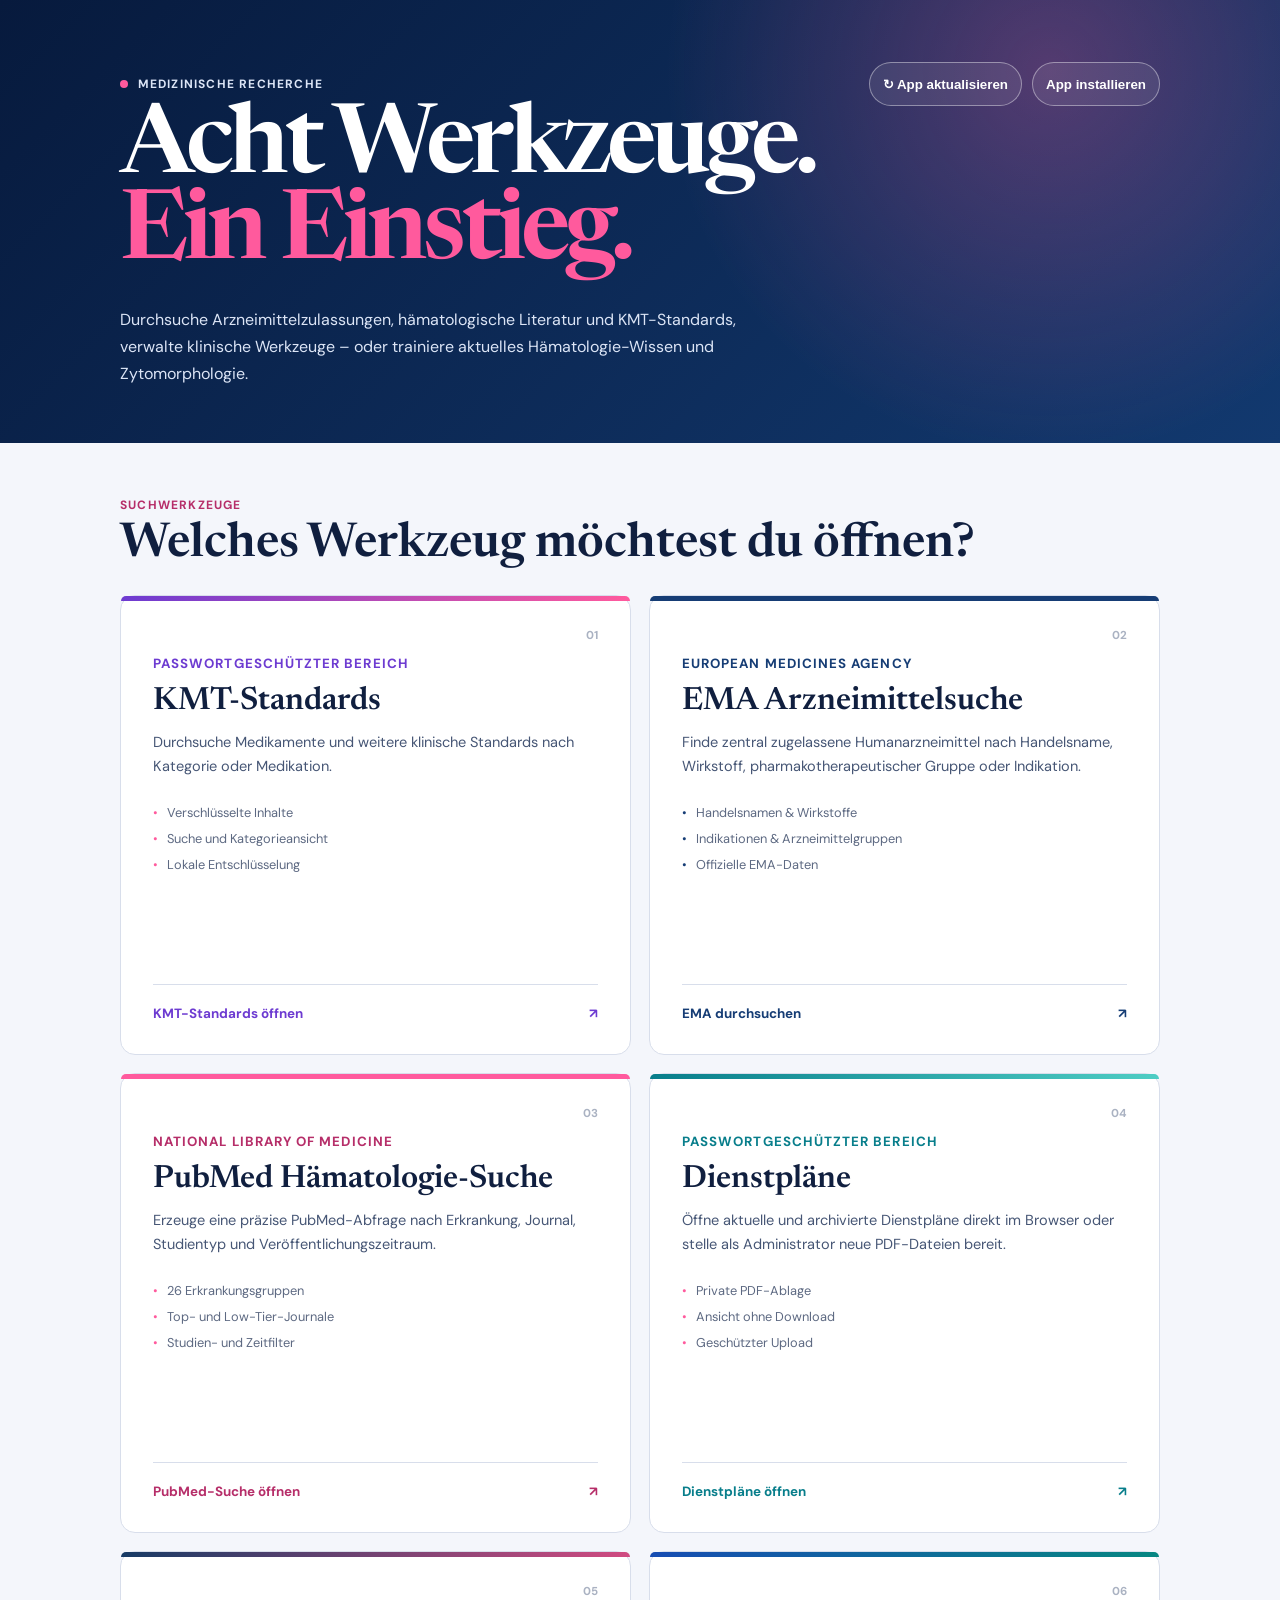
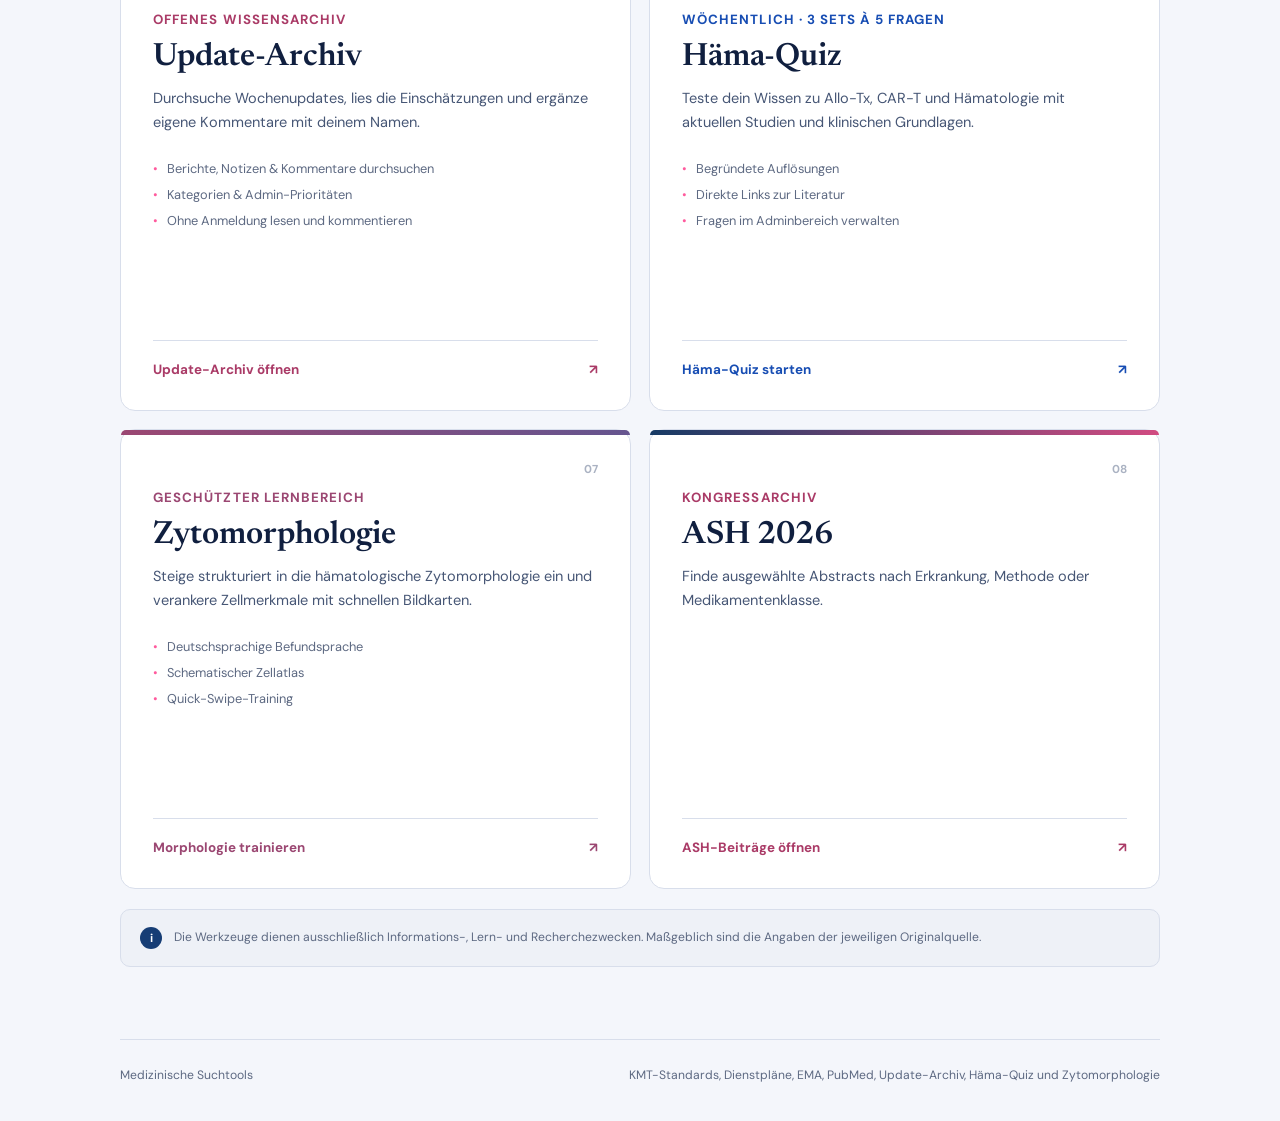
<file: index.html>
<!doctype html><html lang="de"><head><meta charset="utf-8"><meta name="viewport" content="width=device-width,initial-scale=1"><meta name="description" content="Zentraler Einstieg zu KMT-Standards, EMA, PubMed, Dienstplänen, Update-Archiv, Häma-Quiz und Zytomorphologie."><meta name="theme-color" content="#071a3d"><meta name="apple-mobile-web-app-capable" content="yes"><meta name="apple-mobile-web-app-status-bar-style" content="black-translucent"><meta name="apple-mobile-web-app-title" content="Suchtools"><title>Medizinische Suchtools</title><link rel="manifest" href="manifest.webmanifest"><link rel="apple-touch-icon" href="icons/apple-touch-icon.png"><link rel="preconnect" href="https://fonts.googleapis.com"><link rel="preconnect" href="https://fonts.gstatic.com" crossorigin><link href="https://fonts.googleapis.com/css2?family=DM+Sans:wght@400;500;600;700&family=Newsreader:opsz,wght@6..72,600&display=swap" rel="stylesheet"><link rel="stylesheet" href="styles.css"><script src="app.js?v=20261106" defer></script></head><body>
<header class="hero"><div class="wrap"><div class="topline"><p class="eyebrow">Medizinische Recherche</p><div class="app-actions"><button id="refresh-app" class="install" type="button" title="App-Dateien neu laden; Anmeldungen und Einstellungen bleiben erhalten">↻ App aktualisieren</button><button id="install-app" class="install" type="button">App installieren</button></div></div><p id="refresh-status" role="status" aria-live="polite"></p><h1>Acht Werkzeuge.<br><span>Ein Einstieg.</span></h1><p class="intro">Durchsuche Arzneimittelzulassungen, hämatologische Literatur und KMT-Standards, verwalte klinische Werkzeuge – oder trainiere aktuelles Hämatologie-Wissen und Zytomorphologie.</p></div></header>
<style>.grid{grid-template-columns:repeat(2,minmax(0,1fr))}.card.kmt:before{background:linear-gradient(90deg,#6d3bd1,#ff5a9d)}.card.kmt small,.card.kmt strong{color:#6d3bd1}.card.roster:before{background:linear-gradient(90deg,#087e8b,#4ecdc4)}.card.roster small,.card.roster strong{color:#087e8b}.card.quiz:before{background:linear-gradient(90deg,#174db3,#078782)}.card.quiz small,.card.quiz strong{color:#174db3}.card.morph:before{background:linear-gradient(90deg,#9b4772,#65558f)}.card.morph small,.card.morph strong{color:#9b4772}@media(max-width:760px){.grid{grid-template-columns:1fr}}</style>
<main class="wrap content"><section><p class="kicker">Suchwerkzeuge</p><h2>Welches Werkzeug möchtest du öffnen?</h2><div class="grid">
<a class="card kmt" href="https://jochim-uke.github.io/kmt-standards/"><span class="number">01</span><small>Passwortgeschützter Bereich</small><h3>KMT-Standards</h3><p>Durchsuche Medikamente und weitere klinische Standards nach Kategorie oder Medikation.</p><ul><li>Verschlüsselte Inhalte</li><li>Suche und Kategorieansicht</li><li>Lokale Entschlüsselung</li></ul><strong>KMT-Standards öffnen <span>↗</span></strong></a>
<a class="card ema" href="ema/"><span class="number">02</span><small>European Medicines Agency</small><h3>EMA Arzneimittelsuche</h3><p>Finde zentral zugelassene Humanarzneimittel nach Handelsname, Wirkstoff, pharmakotherapeutischer Gruppe oder Indikation.</p><ul><li>Handelsnamen &amp; Wirkstoffe</li><li>Indikationen &amp; Arzneimittelgruppen</li><li>Offizielle EMA-Daten</li></ul><strong>EMA durchsuchen <span>↗</span></strong></a>
<a class="card pubmed" href="pubmed/"><span class="number">03</span><small>National Library of Medicine</small><h3>PubMed Hämatologie-Suche</h3><p>Erzeuge eine präzise PubMed-Abfrage nach Erkrankung, Journal, Studientyp und Veröffentlichungszeitraum.</p><ul><li>26 Erkrankungsgruppen</li><li>Top- und Low-Tier-Journale</li><li>Studien- und Zeitfilter</li></ul><strong>PubMed-Suche öffnen <span>↗</span></strong></a>
<a class="card roster" href="dienstplan/"><span class="number">04</span><small>Passwortgeschützter Bereich</small><h3>Dienstpläne</h3><p>Öffne aktuelle und archivierte Dienstpläne direkt im Browser oder stelle als Administrator neue PDF-Dateien bereit.</p><ul><li>Private PDF-Ablage</li><li>Ansicht ohne Download</li><li>Geschützter Upload</li></ul><strong>Dienstpläne öffnen <span>↗</span></strong></a>
<a class="card archive" href="updates/"><span class="number">05</span><small>Offenes Wissensarchiv</small><h3>Update-Archiv</h3><p>Durchsuche Wochenupdates, lies die Einschätzungen und ergänze eigene Kommentare mit deinem Namen.</p><ul><li>Berichte, Notizen &amp; Kommentare durchsuchen</li><li>Kategorien &amp; Admin-Prioritäten</li><li>Ohne Anmeldung lesen und kommentieren</li></ul><strong>Update-Archiv öffnen <span>↗</span></strong></a>
<a class="card quiz" href="haema-quiz/"><span class="number">06</span><small>Wöchentlich · 3 Sets à 5 Fragen</small><h3>Häma-Quiz</h3><p>Teste dein Wissen zu Allo-Tx, CAR-T und Hämatologie mit aktuellen Studien und klinischen Grundlagen.</p><ul><li>Begründete Auflösungen</li><li>Direkte Links zur Literatur</li><li>Fragen im Adminbereich verwalten</li></ul><strong>Häma-Quiz starten <span>↗</span></strong></a>
<a class="card morph" href="morphologie/"><span class="number">07</span><small>Geschützter Lernbereich</small><h3>Zytomorphologie</h3><p>Steige strukturiert in die hämatologische Zytomorphologie ein und verankere Zellmerkmale mit schnellen Bildkarten.</p><ul><li>Deutschsprachige Befundsprache</li><li>Schematischer Zellatlas</li><li>Quick-Swipe-Training</li></ul><strong>Morphologie trainieren <span>↗</span></strong></a>
<a class="card archive" href="ash-2026/"><span class="number">08</span><small>Kongressarchiv</small><h3>ASH 2026</h3><p>Finde ausgewählte Abstracts nach Erkrankung, Methode oder Medikamentenklasse.</p><strong>ASH-Beiträge öffnen <span>↗</span></strong></a>
</div></section><aside><b>i</b><p>Die Werkzeuge dienen ausschließlich Informations-, Lern- und Recherchezwecken. Maßgeblich sind die Angaben der jeweiligen Originalquelle.</p></aside></main>
<footer class="wrap"><p>Medizinische Suchtools</p><p>KMT-Standards, Dienstpläne, EMA, PubMed, Update-Archiv, Häma-Quiz und Zytomorphologie</p></footer><dialog id="install-dialog"><button id="close-install" class="close" type="button" aria-label="Schließen">×</button><h2>Als App installieren</h2><div id="install-instructions"></div></dialog></body></html>
</file>
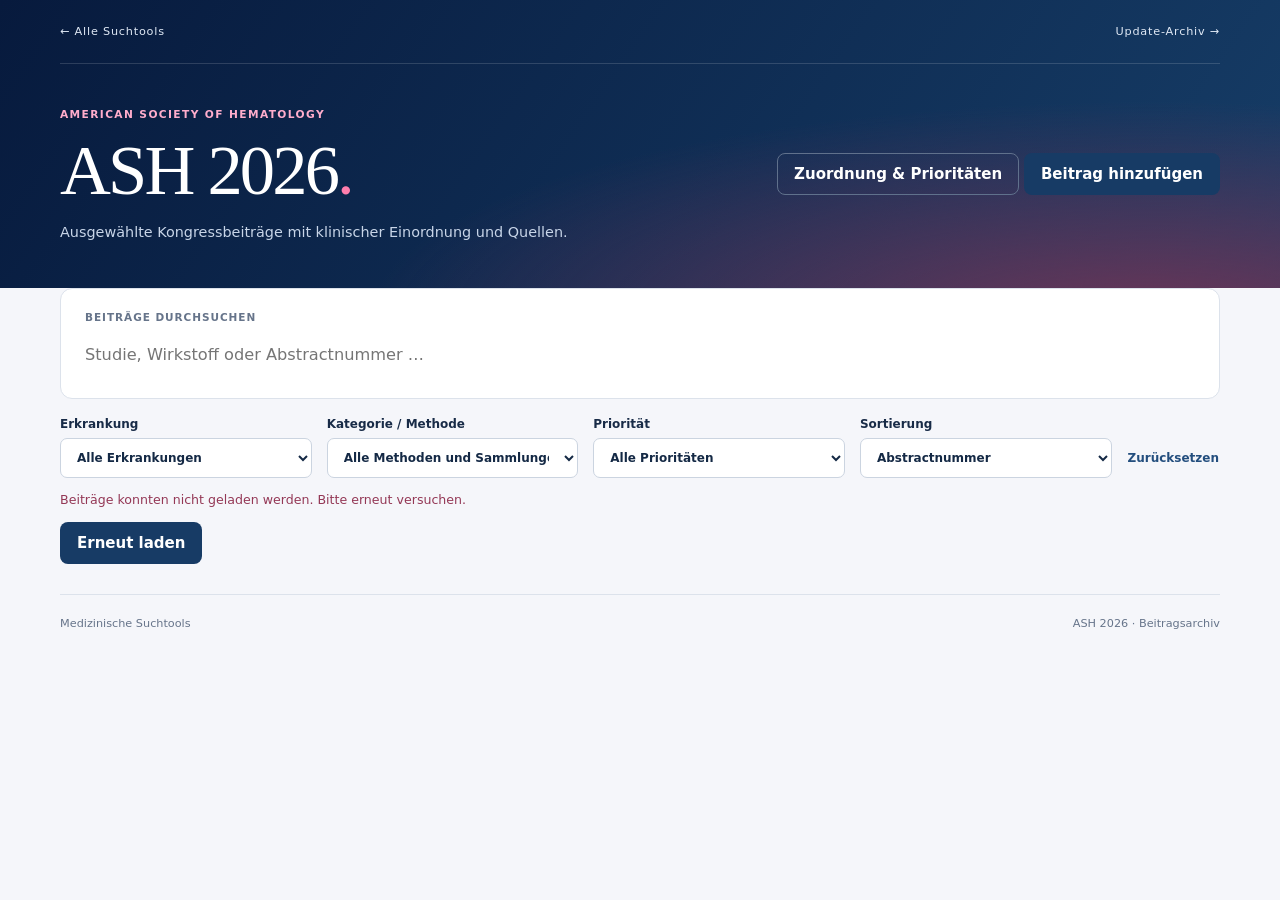
<file: ash-2026/index.html>
<!doctype html>
<html lang="de"><head><meta charset="utf-8"><meta name="viewport" content="width=device-width,initial-scale=1"><meta name="theme-color" content="#071a3d">
<title>ASH 2026 · Beitragsarchiv</title><link rel="stylesheet" href="../updates/styles.css">
<style>.ash-card{padding:1.1rem 1.25rem;background:white;border:1px solid var(--line);border-radius:12px}.ash-card h2{font-size:1.22rem;margin:.45rem 0}.ash-card p{line-height:1.55}.ash-card small{color:var(--muted)}.ash-card .tags{margin:.6rem 0}.ash-card .tag{white-space:normal}.filter-fields{display:flex;flex-wrap:wrap;gap:1rem;align-items:end}.filter-fields label{flex:1 1 13rem}dialog label{display:block;margin:.65rem 0}dialog input,dialog textarea{display:block;width:100%}.hero-row button{margin:.25rem 0}.results{margin-bottom:2rem}#feedback{color:#913a49}.ash-card{min-width:0;overflow-wrap:anywhere}.ash-card[data-priority="1"]{border-left:4px solid #e8bbc9}.ash-card[data-priority="2"]{border-left:4px solid #de8eaf}.ash-card[data-priority="3"]{border-left:4px solid #cc4279}.ash-card-heading{display:flex;justify-content:space-between;align-items:center;gap:12px;flex-wrap:wrap}.ash-priority{display:flex;align-items:center;gap:9px}.ash-priority .priority-caption{margin:0}.ash-priority .priority-control button{min-width:44px;min-height:44px}.ash-priority .priority-readonly{font-size:.78rem}.filter-fields{margin-top:18px}@media(max-width:720px){.filter-fields label{flex-basis:calc(50% - 1rem);min-width:0}.hero-row>div:last-child{margin-top:18px}}@media(max-width:390px){.filter-fields label{flex-basis:100%}}
.collection-tag{background:#e9eef7;color:#173b65;border:1px solid #cbd8e9}
.ash-collection{border-top:1px solid var(--line);margin-top:1rem;padding-top:.9rem}
.collection-switch{display:inline-flex;align-items:center;gap:10px;max-width:100%;min-height:44px;padding:8px 11px;border:1px solid #cbd4e0;background:#f5f7fa;color:var(--ink);font-size:.8rem;text-align:left}
.collection-switch[aria-checked="true"]{background:#edf3fc;border-color:#6f8fb8;color:#173b65}
.switch-label{min-width:0;overflow-wrap:anywhere}.switch-state{min-width:1.8rem;text-align:center;font-size:.75rem}
.switch-track{position:relative;display:block;flex:0 0 34px;height:20px;border-radius:12px;background:#8795a8}
.switch-track::after{content:"";position:absolute;left:3px;top:3px;width:14px;height:14px;border-radius:50%;background:white}
.collection-switch[aria-checked="true"] .switch-track{background:#173b65}
.collection-switch[aria-checked="true"] .switch-track::after{left:17px}
dialog label.collection-check{display:flex;flex-direction:row;align-items:center;gap:10px;margin:1rem 0}
dialog .collection-check input{flex:0 0 20px;width:20px;height:20px;margin:0}
@media(max-width:720px){dialog input,dialog textarea{font-size:16px}.collection-switch{width:100%}.switch-label{flex:1}}
</style>
<script type="module" src="app.js?v=20261118-collections"></script></head>
<body><header><div class="wrap"><nav><a href="../">← Alle Suchtools</a><a href="../updates/">Update-Archiv →</a></nav><div class="hero-row"><div><p class="eyebrow">American Society of Hematology</p><h1>ASH 2026<span>.</span></h1><p class="intro">Ausgewählte Kongressbeiträge mit klinischer Einordnung und Quellen.</p></div><div><button id="manage" class="ghost">Zuordnung &amp; Prioritäten</button> <button id="add">Beitrag hinzufügen</button> <button id="logout" class="ghost" hidden>Admin abmelden</button></div></div></div></header>
<main class="wrap"><section id="workspace"><div class="search-box"><label for="search">Beiträge durchsuchen</label><input id="search" type="search" placeholder="Studie, Wirkstoff oder Abstractnummer …"></div>
<div class="filters filter-fields"><label>Erkrankung<select id="diseases"><option value="">Alle Erkrankungen</option></select></label><label>Kategorie / Methode<select id="methods"><option value="">Alle Methoden und Sammlungen</option><optgroup label="Manuelle Sammlungen"><option value="collection:moderne-car-t-konstrukte">Moderne CAR T konstrukte</option></optgroup></select></label><label>Priorität<select id="priority"><option value="">Alle Prioritäten</option><option value="any">Nur priorisierte</option><option value="3">+++</option><option value="2">++</option><option value="1">+</option><option value="0">Ohne Priorität</option></select></label><label>Sortierung<select id="sort"><option value="number">Abstractnummer</option><option value="priority">Priorität: +++ zuerst</option></select></label><button id="reset" class="text-button">Zurücksetzen</button></div>
<p id="collection-feedback" role="status" aria-live="polite"></p><p id="priority-feedback" role="status" aria-live="polite"></p><p id="status" role="status">Beiträge werden geladen …</p><button id="retry" hidden>Erneut laden</button><div id="results" class="results"></div></section></main>
<dialog id="editor" aria-labelledby="editor-title"><div class="dialog-head"><h2 id="editor-title">Beitrag hinzufügen</h2><button id="close" class="icon-button" aria-label="Schließen">×</button></div>
<form id="login"><label>Admin-Passwort des Update-Archivs<input name="password" type="password" autocomplete="current-password" required></label><button>Anmelden</button></form>
<form id="form" hidden><label>Abstractnummer<input name="number" type="number" min="1" max="99999" required></label><label>Titel / Studie<input name="title" maxlength="500" required></label>
<label>Erkrankungen (mit Komma trennen)<input name="diseases" list="disease-options" required></label><datalist id="disease-options"></datalist><label>Methoden / Medikamentenklassen (mit Komma trennen)<input name="methods" list="method-options" required></label><datalist id="method-options"></datalist>
<label class="collection-check"><input name="collection" type="checkbox">Zur Sammlung „Moderne CAR T konstrukte“ hinzufügen</label>
<label>Zusammenfassung und klinische Einordnung<textarea name="summary" rows="5" maxlength="12000" required></textarea></label><label>Quelle (HTTPS)<input name="source" type="url" pattern="https://.+" required></label><button>Beitrag speichern</button></form><p id="feedback" role="status"></p></dialog>
<footer class="wrap">Medizinische Suchtools <span>ASH 2026 · Beitragsarchiv</span></footer></body></html>
</file>
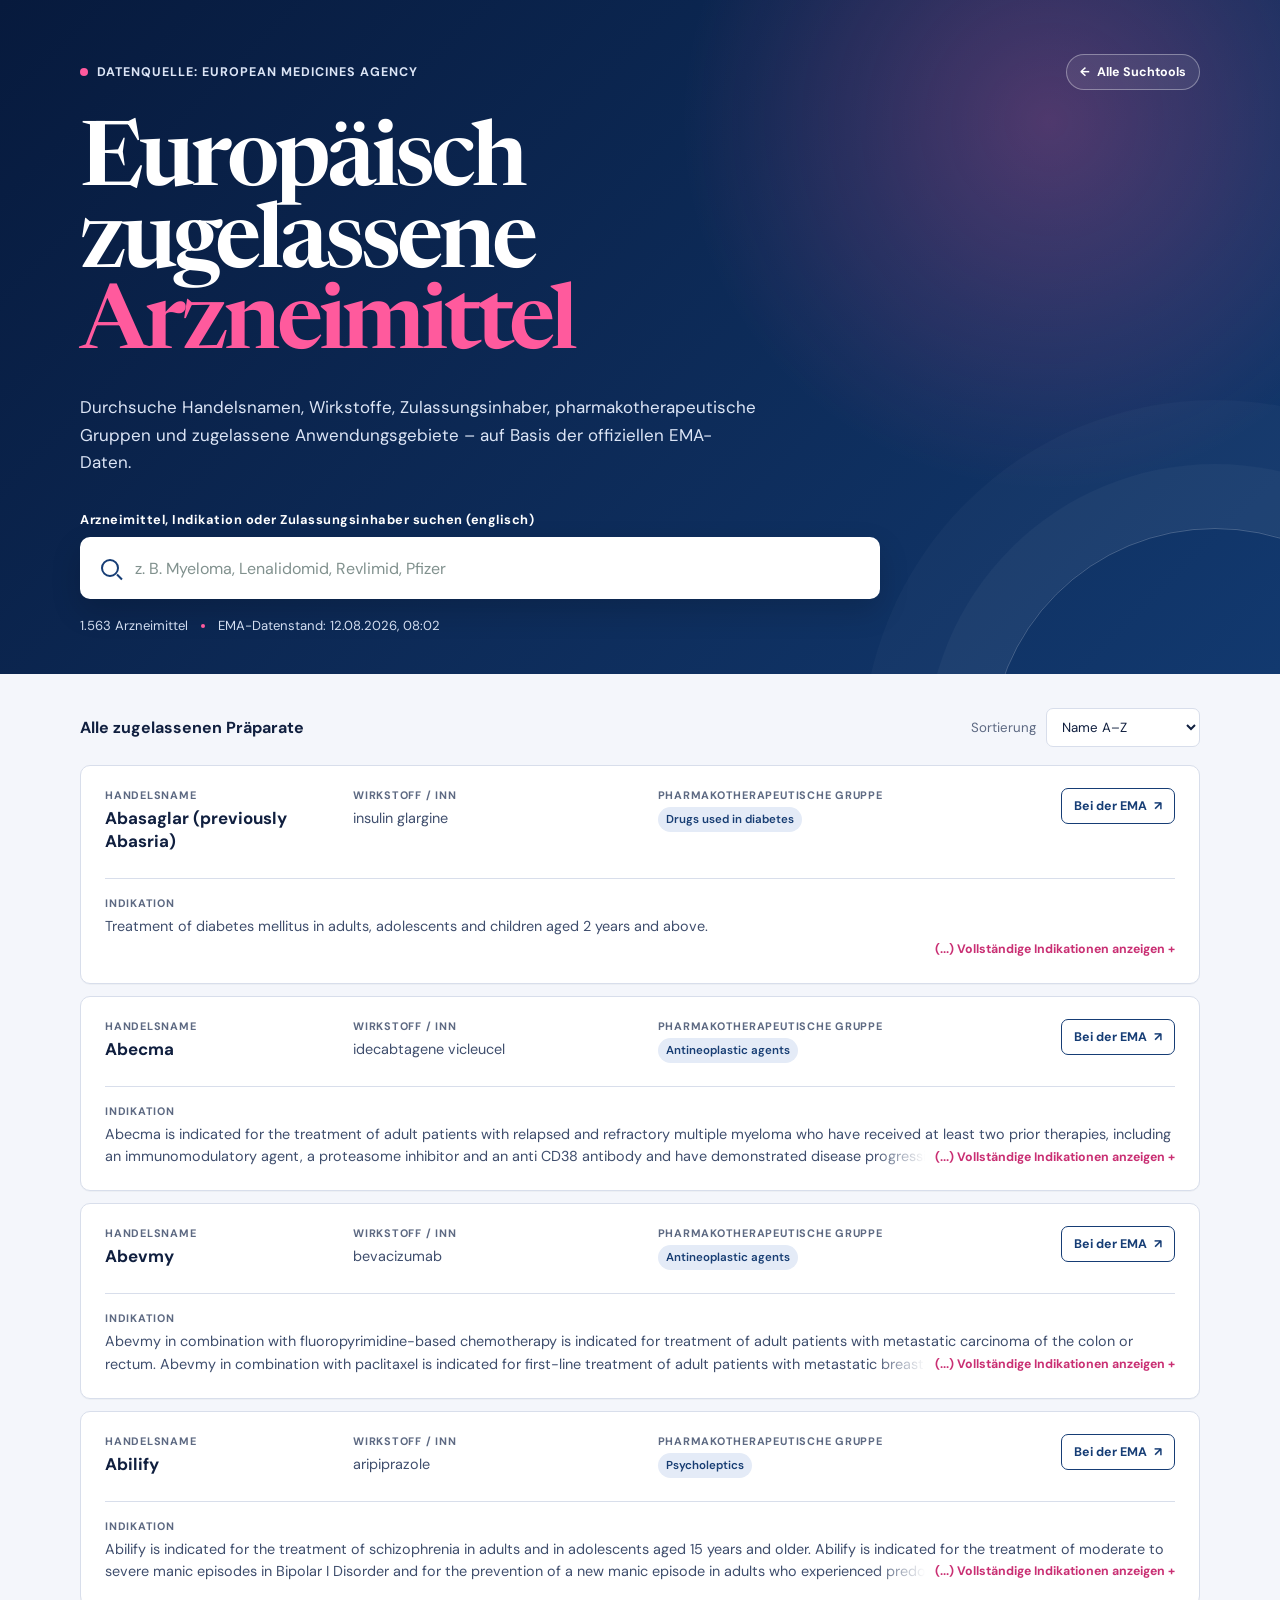
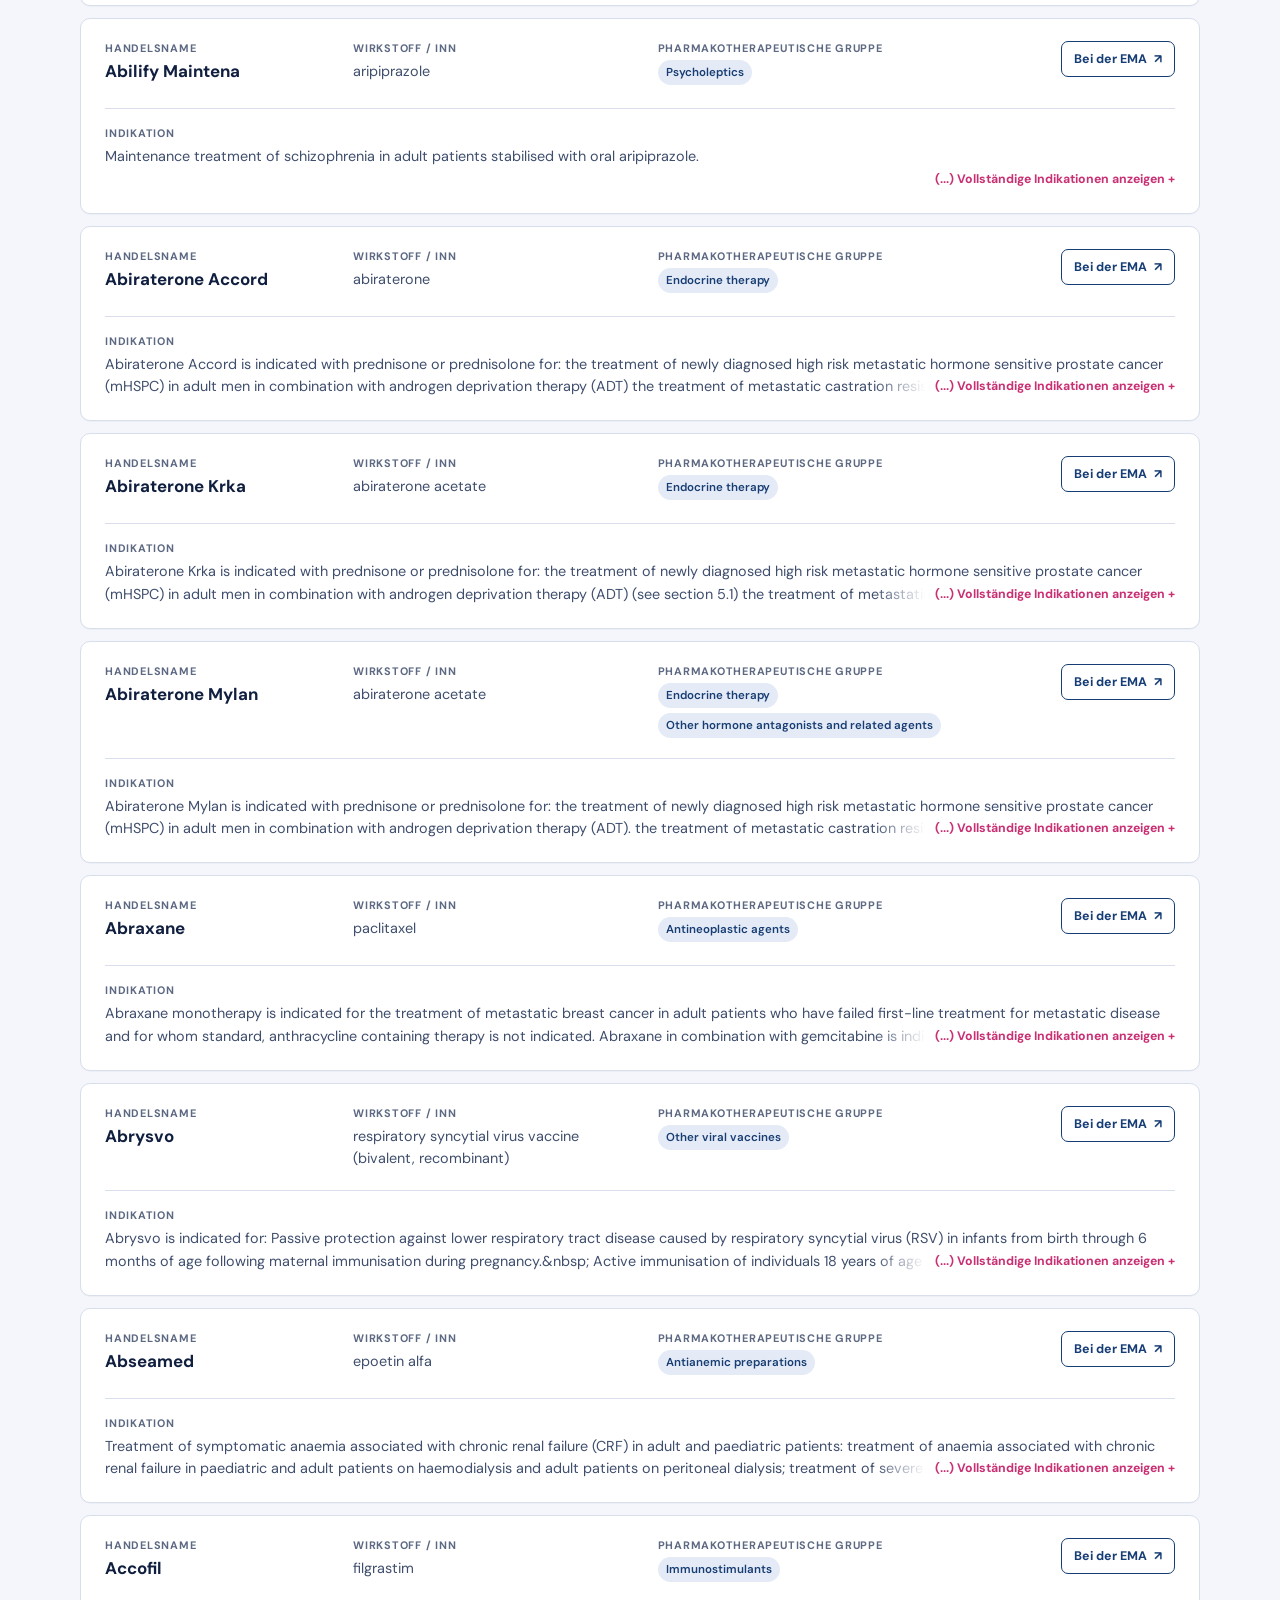
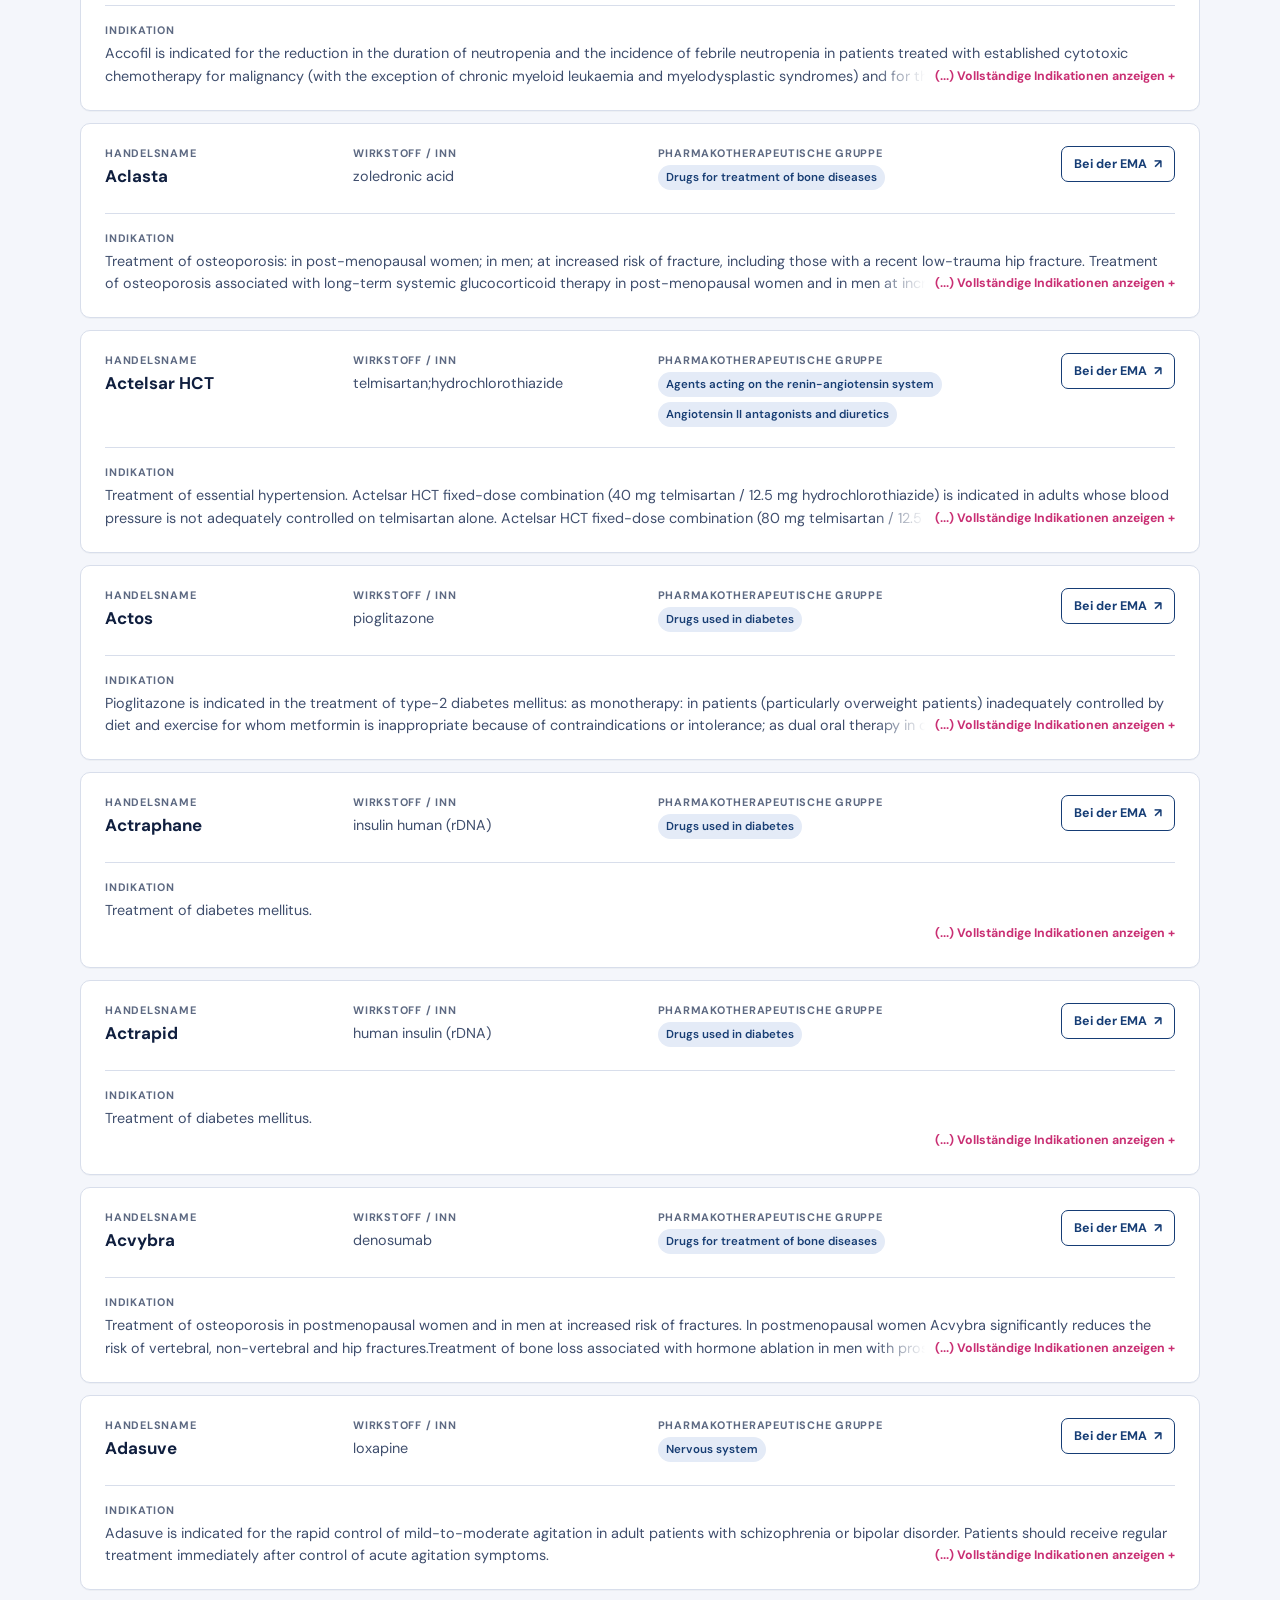
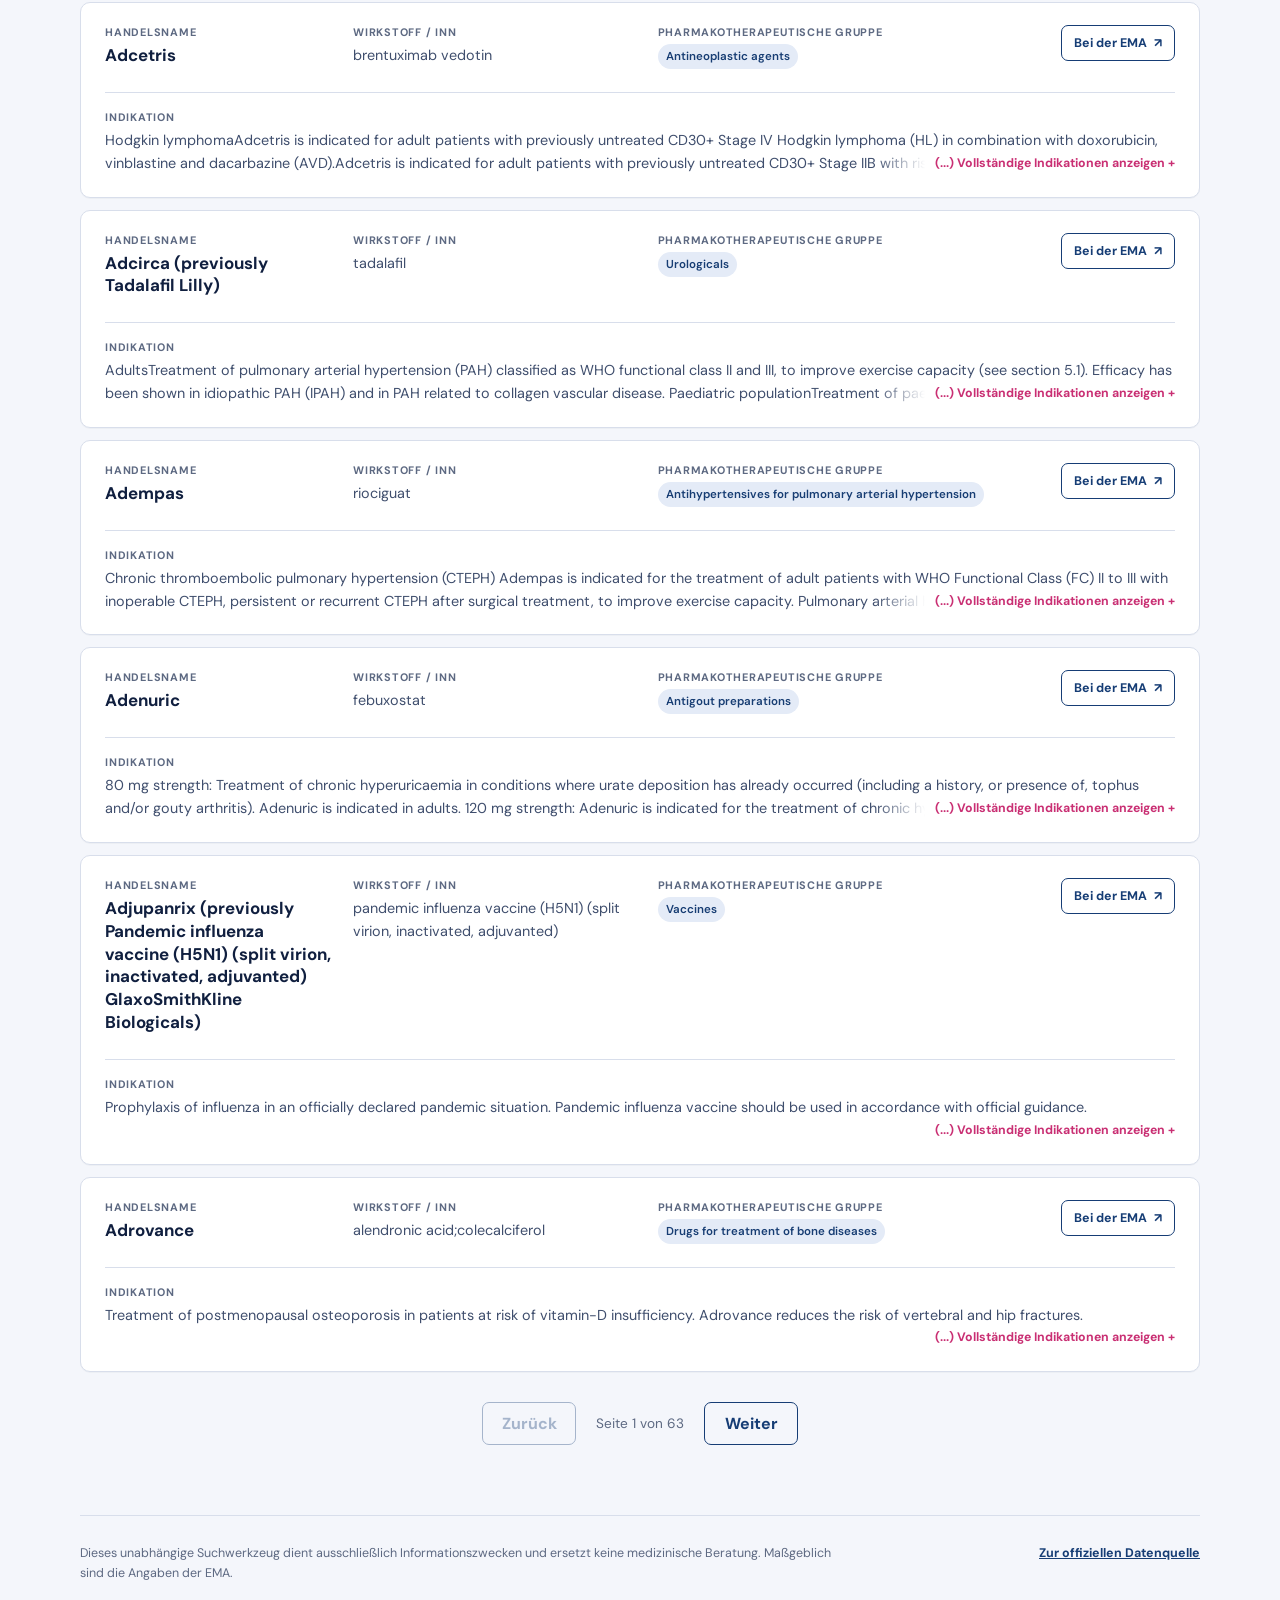
<file: ema/index.html>
<!doctype html>
<html lang="de">
  <head>
    <meta charset="utf-8" />
    <meta name="viewport" content="width=device-width, initial-scale=1" />
    <meta
      name="description"
      content="Schnelle Suche in den zentral zugelassenen Humanarzneimitteln der EMA."
    />
    <meta name="theme-color" content="#071a3d" />
    <meta name="application-name" content="EMA Arzneimittelsuche" />
    <meta name="apple-mobile-web-app-capable" content="yes" />
    <meta name="apple-mobile-web-app-status-bar-style" content="black-translucent" />
    <meta name="apple-mobile-web-app-title" content="EMA Suche" />
    <title>EMA Arzneimittelsuche</title>
    <link rel="manifest" href="manifest.webmanifest" />
    <link rel="icon" href="icons/icon.svg" type="image/svg+xml" />
    <link rel="apple-touch-icon" href="icons/apple-touch-icon.png" />
    <link rel="preconnect" href="https://fonts.googleapis.com" />
    <link rel="preconnect" href="https://fonts.gstatic.com" crossorigin />
    <link
      href="https://fonts.googleapis.com/css2?family=DM+Sans:wght@400;500;600;700&family=Newsreader:opsz,wght@6..72,600&display=swap"
      rel="stylesheet"
    />
    <link rel="stylesheet" href="styles.css?v=5" />
    <script type="module" src="app.js?v=5"></script>
  </head>
  <body>
    <header class="hero">
      <div class="hero__inner">
        <div class="hero__topline">
          <a class="eyebrow" href="https://www.ema.europa.eu/" target="_blank" rel="noreferrer">
            Datenquelle: European Medicines Agency
          </a>
          <a class="tool-home" href="https://jochim-uke.github.io/medical-search-tools/"><span aria-hidden="true">←</span> Alle Suchtools</a>
        </div>
        <h1>Europäisch zugelassene<br /><span>Arzneimittel</span></h1>
        <p class="intro">
          Durchsuche Handelsnamen, Wirkstoffe, Zulassungsinhaber, pharmakotherapeutische Gruppen
          und zugelassene Anwendungsgebiete – auf Basis der offiziellen EMA-Daten.
        </p>

        <form class="search" role="search" id="search-form">
          <label for="search-input">Arzneimittel, Indikation oder Zulassungsinhaber suchen (englisch)</label>
          <div class="search__control">
            <span class="search__icon" aria-hidden="true"></span>
            <input
              id="search-input"
              type="search"
              autocomplete="off"
              placeholder="z. B. Myeloma, Lenalidomid, Revlimid, Pfizer"
            />
            <button type="button" id="clear-search" hidden>Leeren</button>
          </div>
        </form>

        <div class="meta" aria-live="polite">
          <span id="result-count">Daten werden geladen …</span>
          <span class="meta__divider" aria-hidden="true"></span>
          <span id="data-date"></span>
        </div>
      </div>
    </header>

    <main class="content" id="main-content">
      <section class="toolbar" aria-label="Ergebnisoptionen">
        <p id="search-context">Alle zugelassenen Präparate</p>
        <label>
          Sortierung
          <select id="sort-select">
            <option value="name-asc">Name A–Z</option>
            <option value="name-desc">Name Z–A</option>
            <option value="inn-asc">Wirkstoff A–Z</option>
          </select>
        </label>
      </section>

      <section id="results" class="results" aria-live="polite" aria-busy="true"></section>
      <nav class="pagination" aria-label="Seitennavigation" id="pagination" hidden>
        <button type="button" id="previous-page">Zurück</button>
        <span id="page-info"></span>
        <button type="button" id="next-page">Weiter</button>
      </nav>

      <section class="empty" id="empty-state" hidden>
        <p class="empty__title">Keine passenden Arzneimittel gefunden.</p>
        <p>Versuche einen anderen Handelsnamen, Wirkstoff oder Suchbegriff.</p>
      </section>

      <section class="error" id="error-state" hidden>
        <p class="empty__title">Die Daten konnten nicht geladen werden.</p>
        <p>Bitte versuche es später erneut.</p>
      </section>
    </main>

    <div class="network-status" id="network-status" role="status" hidden>
      Offline – die zuletzt gespeicherten EMA-Daten werden verwendet.
    </div>

    <footer>
      <p>
        Dieses unabhängige Suchwerkzeug dient ausschließlich Informationszwecken
        und ersetzt keine medizinische Beratung. Maßgeblich sind die Angaben der EMA.
      </p>
      <a
        href="https://www.ema.europa.eu/en/about-us/about-website/download-website-data-json-data-format"
        target="_blank"
        rel="noreferrer"
      >Zur offiziellen Datenquelle</a>
    </footer>
  </body>
</html>
</file>
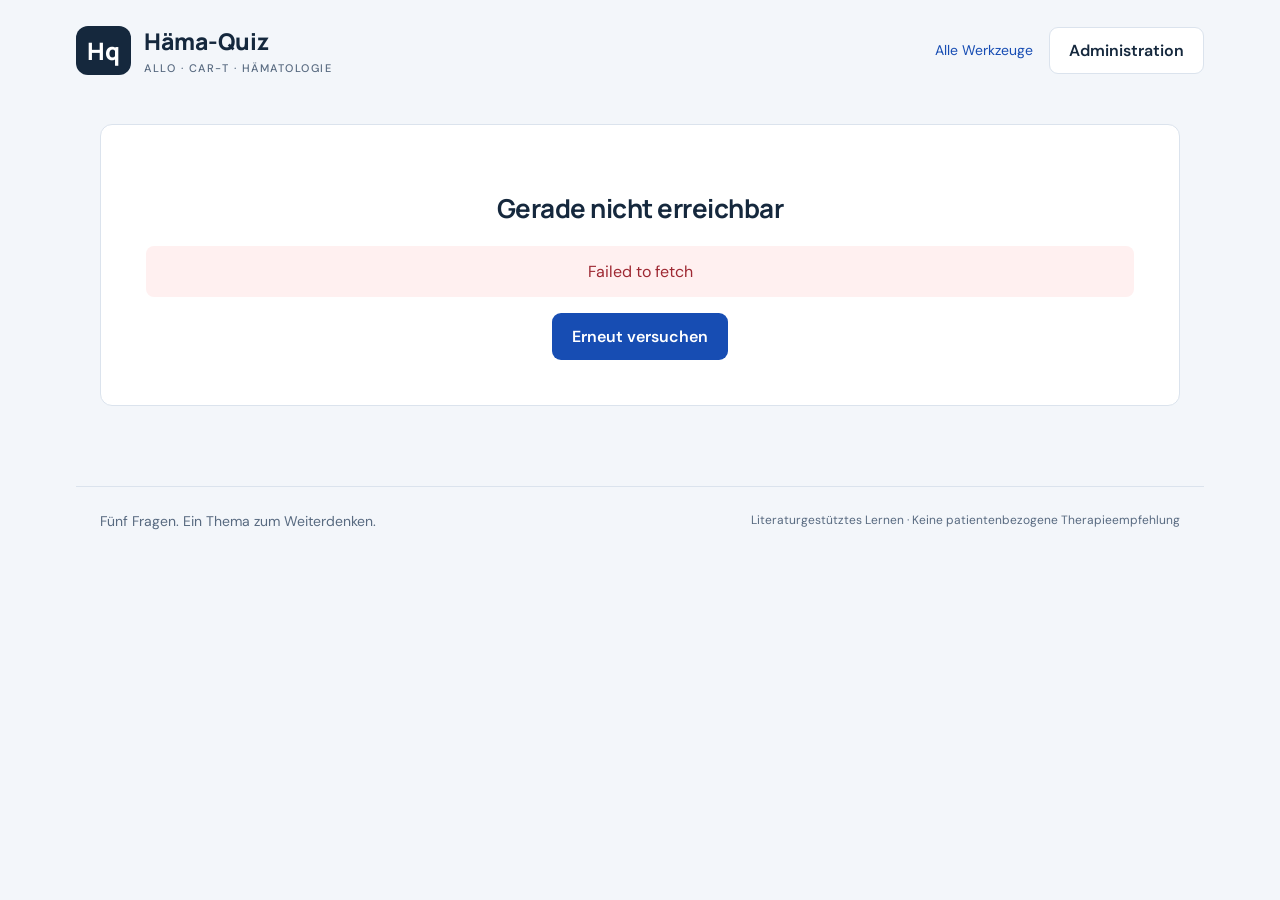
<file: haema-quiz/index.html>
<!doctype html><html lang="de"><head><meta charset="utf-8"><meta name="viewport" content="width=device-width,initial-scale=1"><title>Häma-Quiz</title><meta name="description" content="Wöchentliche Quizrunden zu Allo-HSCT, CAR-T und Hämatologie mit nachvollziehbaren Literaturbelegen."><link rel="stylesheet" href="style.css"></head><body><header><a class="brand" href="#"><span class="mark">Hq</span><span>Häma-Quiz<small>ALLO · CAR-T · HÄMATOLOGIE</small></span></a><nav aria-label="Werkzeuge"><a href="../" class="hub-link">Alle Werkzeuge</a> <button id="adminOpen" class="quiet">Administration</button></nav></header><main id="app" aria-live="polite"><p>Quizrunden werden geladen …</p></main><footer>Fünf Fragen. Ein Thema zum Weiterdenken.<span>Literaturgestütztes Lernen · Keine patientenbezogene Therapieempfehlung</span></footer><dialog id="loginDialog"><form id="loginForm"><h2>Administration</h2><p>Fragen verwalten und aus dem Quiz entfernen.</p><label for="password">Adminpasswort</label><input id="password" type="password" autocomplete="current-password" required maxlength="128"><p id="loginError" role="alert"></p><div class="actions"><button type="button" id="cancelLogin" class="quiet">Abbrechen</button><button type="submit">Anmelden</button></div></form></dialog><dialog id="deleteDialog"><h2>Frage löschen?</h2><p id="deleteText"></p><p>Die Frage verschwindet aus allen Quizrunden. Automatische Importe stellen sie nicht wieder her.</p><p id="deleteError" role="alert"></p><div class="actions"><button id="cancelDelete" class="quiet">Abbrechen</button><button id="confirmDelete" class="danger">Frage löschen</button></div></dialog><script src="app.js" defer></script></body></html>
</file>
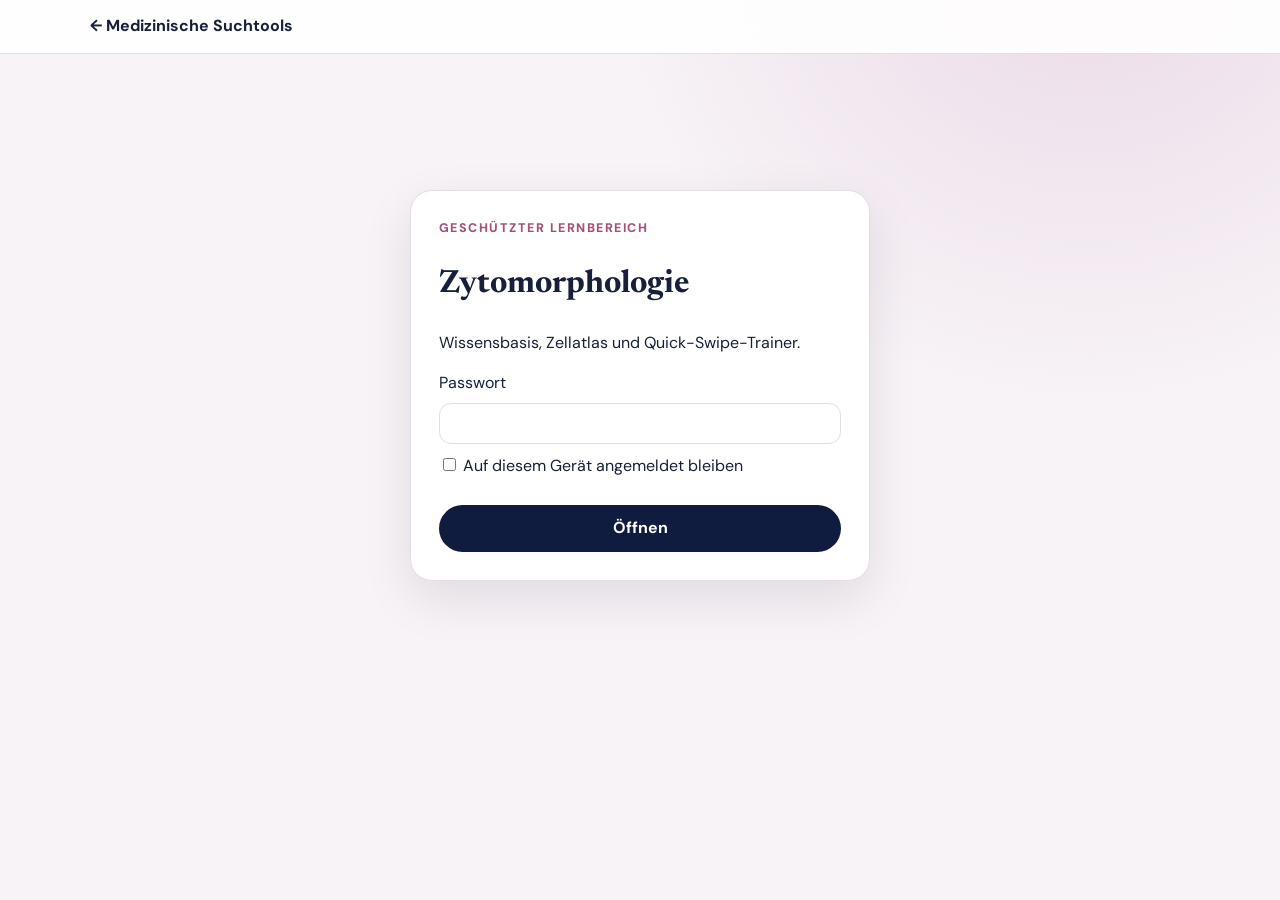
<file: morphologie/index.html>
<!doctype html><html lang="de"><head><meta charset="utf-8"><meta name="viewport" content="width=device-width,initial-scale=1"><meta name="theme-color" content="#101c3f"><title>Zytomorphologie · Hämatologie Trainer</title><link rel="preconnect" href="https://fonts.googleapis.com"><link rel="preconnect" href="https://fonts.gstatic.com" crossorigin><link href="https://fonts.googleapis.com/css2?family=DM+Sans:wght@400;500;600;700&family=Newsreader:opsz,wght@6..72,600&display=swap" rel="stylesheet"><link rel="stylesheet" href="style.css"><script src="app.js" defer></script></head><body><header class="topbar"><a class="brand" href="../">← Medizinische Suchtools</a><button id="logout" class="quiet" hidden>Abmelden</button></header><main id="app"></main></body></html>
</file>
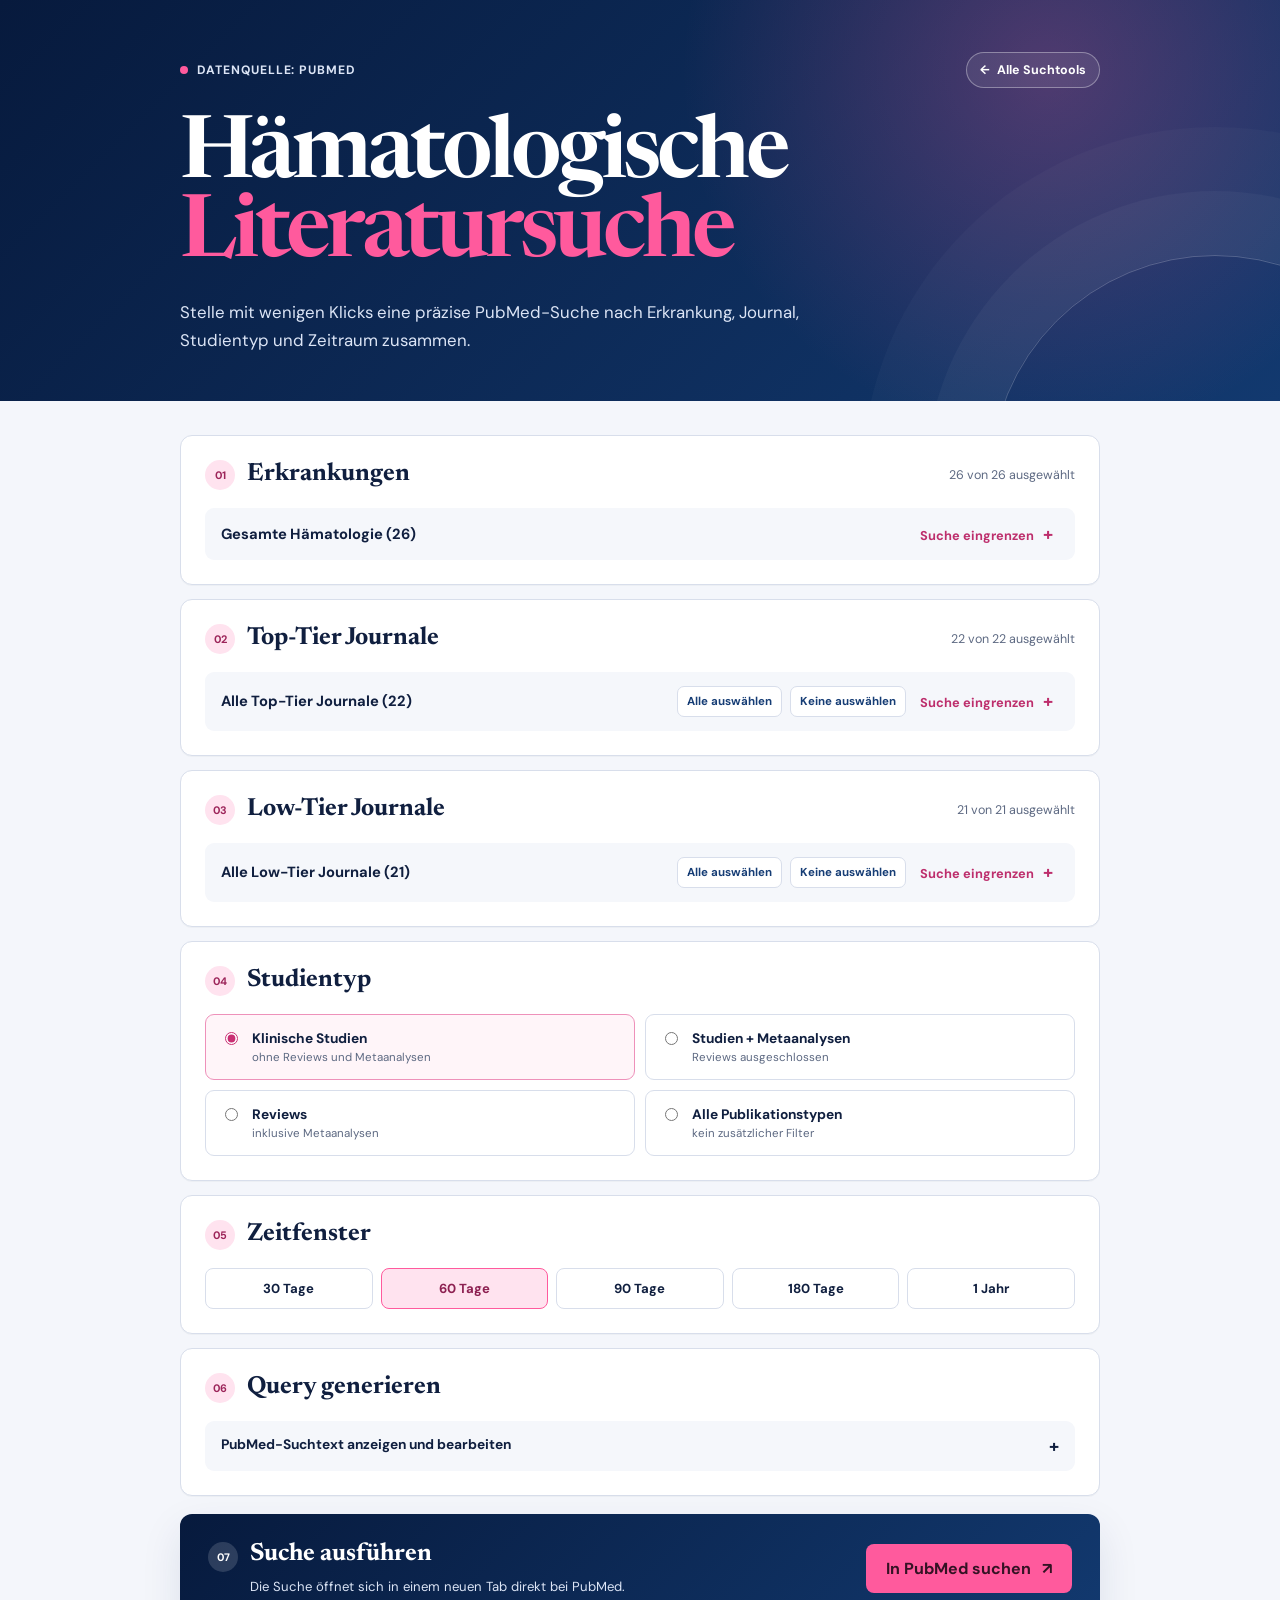
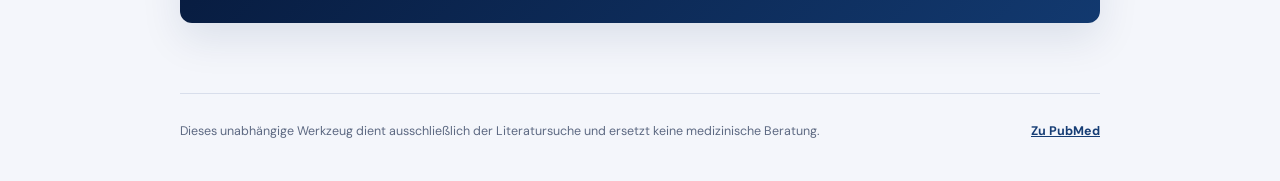
<file: pubmed/index.html>
<!doctype html>
<html lang="de">
  <head>
    <meta charset="utf-8" />
    <meta name="viewport" content="width=device-width, initial-scale=1" />
    <meta name="description" content="PubMed-Suche für aktuelle hämatologische Fachliteratur." />
    <meta name="theme-color" content="#071a3d" />
    <title>PubMed Hämatologie-Suche</title>
    <link rel="preconnect" href="https://fonts.googleapis.com" />
    <link rel="preconnect" href="https://fonts.gstatic.com" crossorigin />
    <link href="https://fonts.googleapis.com/css2?family=DM+Sans:wght@400;500;600;700&family=Newsreader:opsz,wght@6..72,600&display=swap" rel="stylesheet" />
    <link rel="stylesheet" href="styles.css" />
    <style>
      .hero__topline { display:flex; align-items:center; justify-content:space-between; gap:20px; margin-bottom:30px; }
      .hero__topline .eyebrow { margin-bottom:0; }
      .tool-home { display:inline-flex; align-items:center; gap:7px; padding:9px 13px; border:1px solid rgba(255,255,255,.35); border-radius:999px; color:#fff; background:rgba(255,255,255,.08); font-size:.78rem; font-weight:700; text-decoration:none; }
      .tool-home:hover { border-color:var(--pink); background:rgba(255,90,157,.16); }
      .selection-actions,.quick-actions { display:flex; align-items:center; gap:8px; }
      .quick-actions button { padding:7px 9px; border:1px solid var(--line); border-radius:7px; color:var(--blue); background:#fff; font-size:.72rem; font-weight:700; }
      .quick-actions button:hover { border-color:#ee91ba; background:#fff5f9; }
      @media(max-width:700px) { .selection-actions { align-items:flex-end; flex-direction:column; } }
      @media(max-width:480px) { .hero__topline { align-items:flex-start; flex-direction:column; gap:16px; margin-bottom:25px; } }
      @media(max-width:480px) { .selection-actions { width:100%; align-items:flex-start; } .quick-actions { width:100%; } .quick-actions button { flex:1; } }
    </style>
    <script type="module" src="app.js"></script>
  </head>
  <body>
    <header class="hero">
      <div class="hero__inner">
        <div class="hero__topline">
          <a class="eyebrow" href="https://pubmed.ncbi.nlm.nih.gov/" target="_blank" rel="noreferrer">Datenquelle: PubMed</a>
          <a class="tool-home" href="../"><span aria-hidden="true">←</span> Alle Suchtools</a>
        </div>
        <h1>Hämatologische<br /><span>Literatursuche</span></h1>
        <p class="intro">Stelle mit wenigen Klicks eine präzise PubMed-Suche nach Erkrankung, Journal, Studientyp und Zeitraum zusammen.</p>
      </div>
    </header>

    <main class="content">
      <form id="search-builder" class="builder">
        <section class="filter-card" aria-labelledby="disease-title">
          <div class="filter-card__heading">
            <div><span class="step">01</span><h2 id="disease-title">Erkrankungen</h2></div>
            <span id="disease-summary" class="selection-summary"></span>
          </div>
          <div class="selection-bar"><strong id="disease-selection">Gesamte Hämatologie</strong><button class="toggle-button" type="button" data-toggle="disease-options" aria-expanded="false">Suche eingrenzen <span>+</span></button></div>
          <div id="disease-options" class="collapsible" hidden>
            <div class="option-toolbar"><button type="button" data-select="diseases" data-value="all">Alle auswählen</button><button type="button" data-select="diseases" data-value="none">Keine auswählen</button></div>
            <div id="disease-list" class="option-grid"></div>
          </div>
        </section>

        <section class="filter-card" aria-labelledby="top-title">
          <div class="filter-card__heading"><div><span class="step">02</span><h2 id="top-title">Top-Tier Journale</h2></div><span id="top-summary" class="selection-summary"></span></div>
          <div class="selection-bar"><strong id="top-selection">Alle Top-Tier Journale</strong><div class="selection-actions"><div class="quick-actions" aria-label="Top-Tier Journale schnell auswählen"><button type="button" data-select="top" data-value="all">Alle auswählen</button><button type="button" data-select="top" data-value="none">Keine auswählen</button></div><button class="toggle-button" type="button" data-toggle="top-options" aria-expanded="false">Suche eingrenzen <span>+</span></button></div></div>
          <div id="top-options" class="collapsible" hidden><div class="option-toolbar"><button type="button" data-select="top" data-value="all">Alle auswählen</button><button type="button" data-select="top" data-value="none">Keine auswählen</button></div><div id="top-list" class="option-grid"></div></div>
        </section>

        <section class="filter-card" aria-labelledby="low-title">
          <div class="filter-card__heading"><div><span class="step">03</span><h2 id="low-title">Low-Tier Journale</h2></div><span id="low-summary" class="selection-summary"></span></div>
          <div class="selection-bar"><strong id="low-selection">Alle Low-Tier Journale</strong><div class="selection-actions"><div class="quick-actions" aria-label="Low-Tier Journale schnell auswählen"><button type="button" data-select="low" data-value="all">Alle auswählen</button><button type="button" data-select="low" data-value="none">Keine auswählen</button></div><button class="toggle-button" type="button" data-toggle="low-options" aria-expanded="false">Suche eingrenzen <span>+</span></button></div></div>
          <div id="low-options" class="collapsible" hidden><div class="option-toolbar"><button type="button" data-select="low" data-value="all">Alle auswählen</button><button type="button" data-select="low" data-value="none">Keine auswählen</button></div><div id="low-list" class="option-grid"></div></div>
        </section>

        <section class="filter-card" aria-labelledby="study-title">
          <div class="filter-card__heading"><div><span class="step">04</span><h2 id="study-title">Studientyp</h2></div></div>
          <div class="radio-grid">
            <label><input type="radio" name="study" value="trials_no_meta" checked /><span><strong>Klinische Studien</strong><small>ohne Reviews und Metaanalysen</small></span></label>
            <label><input type="radio" name="study" value="trials_with_meta" /><span><strong>Studien + Metaanalysen</strong><small>Reviews ausgeschlossen</small></span></label>
            <label><input type="radio" name="study" value="reviews" /><span><strong>Reviews</strong><small>inklusive Metaanalysen</small></span></label>
            <label><input type="radio" name="study" value="none" /><span><strong>Alle Publikationstypen</strong><small>kein zusätzlicher Filter</small></span></label>
          </div>
        </section>

        <section class="filter-card" aria-labelledby="time-title">
          <div class="filter-card__heading"><div><span class="step">05</span><h2 id="time-title">Zeitfenster</h2></div></div>
          <div class="time-options">
            <label><input type="radio" name="days" value="30" /><span>30 Tage</span></label>
            <label><input type="radio" name="days" value="60" checked /><span>60 Tage</span></label>
            <label><input type="radio" name="days" value="90" /><span>90 Tage</span></label>
            <label><input type="radio" name="days" value="180" /><span>180 Tage</span></label>
            <label><input type="radio" name="days" value="364" /><span>1 Jahr</span></label>
          </div>
        </section>

        <section class="filter-card query-card" aria-labelledby="query-title">
          <div class="filter-card__heading"><div><span class="step">06</span><h2 id="query-title">Query generieren</h2></div></div>
          <button class="query-toggle" type="button" data-toggle="query-options" aria-expanded="false"><span>PubMed-Suchtext anzeigen und bearbeiten</span><span>+</span></button>
          <div id="query-options" class="collapsible" hidden>
            <label class="sr-only" for="query">PubMed-Suchtext</label>
            <textarea id="query" rows="16" spellcheck="false"></textarea>
            <div class="query-actions"><button id="regenerate" type="button">Aus Auswahl neu generieren</button><button id="copy" type="button">Query kopieren</button></div>
            <p id="status" class="status" role="status"></p>
          </div>
        </section>

        <section class="execute-card" aria-labelledby="execute-title">
          <div><span class="step step--light">07</span><h2 id="execute-title">Suche ausführen</h2><p>Die Suche öffnet sich in einem neuen Tab direkt bei PubMed.</p></div>
          <button id="open-pubmed" class="primary" type="submit">In PubMed suchen <span aria-hidden="true">↗</span></button>
        </section>
      </form>
    </main>

    <footer><p>Dieses unabhängige Werkzeug dient ausschließlich der Literatursuche und ersetzt keine medizinische Beratung.</p><a href="https://pubmed.ncbi.nlm.nih.gov/" target="_blank" rel="noreferrer">Zu PubMed</a></footer>
  </body>
</html>
</file>
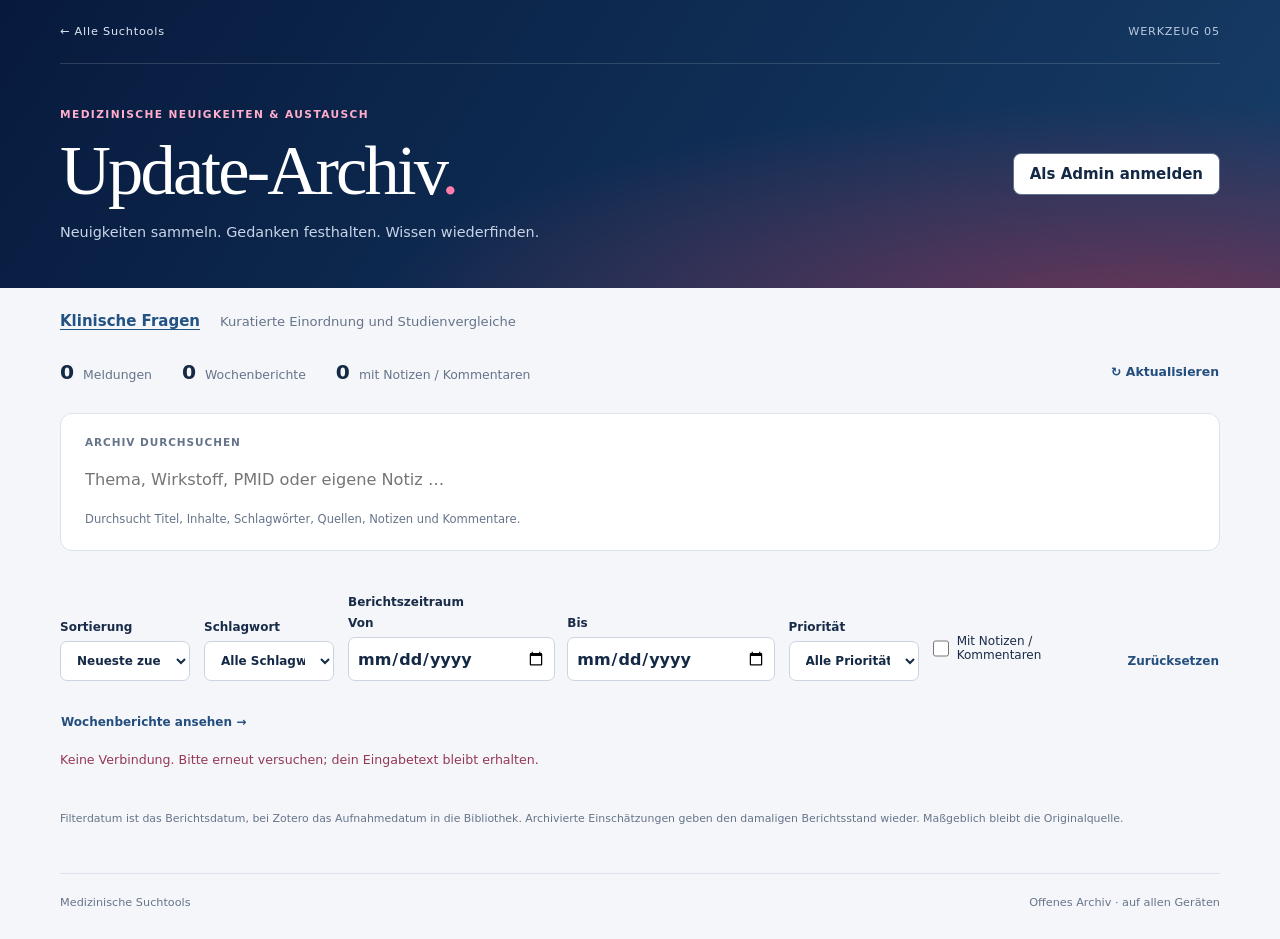
<file: updates/index.html>
<!doctype html>
<html lang="de"><head><meta charset="utf-8"><meta name="viewport" content="width=device-width,initial-scale=1"><meta name="theme-color" content="#071a3d"><title>Update-Archiv · Medizinische Suchtools</title><link rel="stylesheet" href="styles.css"><script type="module" src="app.js"></script></head>
<body><header><div class="wrap"><nav><a href="../">← Alle Suchtools</a><span>WERKZEUG 05</span></nav><div class="hero-row"><div><p class="eyebrow">Medizinische Neuigkeiten & Austausch</p><h1>Update-Archiv<span>.</span></h1><p class="intro">Neuigkeiten sammeln. Gedanken festhalten. Wissen wiederfinden.</p></div><div id="account"><button id="admin-login" class="ghost">Als Admin anmelden</button><button id="import-open" hidden>Bericht hinzufügen</button><button id="logout" class="ghost" hidden>Admin abmelden</button></div></div></div></header>
<main class="wrap">
<dialog id="login" class="login panel"><div class="dialog-head"><h2>Admin-Anmeldung</h2><button data-close="login" class="icon-button" aria-label="Schließen">×</button></div><p>Als Admin kannst du Prioritäten setzen, Notizen bearbeiten und Berichte hinzufügen.</p><form id="login-form"><label for="password">Passwort</label><div class="password-row"><input id="password" type="password" autocomplete="current-password" required maxlength="256"><button id="show-password" type="button" class="secondary" aria-pressed="false">Anzeigen</button></div><label class="check"><input id="remember" type="checkbox"> Auf diesem Gerät 30 Tage angemeldet bleiben</label><button type="submit" disabled>Als Admin anmelden</button><p id="login-status" role="status"></p></form></dialog>
<section id="workspace">
<div class="clinical-navigation"><a href="questions/">Klinische Fragen</a><span>Kuratierte Einordnung und Studienvergleiche</span></div>
<div class="stats"><span><strong id="entry-count">0</strong> Meldungen</span><span><strong id="report-count">0</strong> Wochenberichte</span><span><strong id="noted-count">0</strong> mit Notizen / Kommentaren</span><button id="refresh" class="text-button">↻ Aktualisieren</button></div>
<div class="search-box"><label for="search">Archiv durchsuchen</label><input id="search" type="search" placeholder="Thema, Wirkstoff, PMID oder eigene Notiz …"><p>Durchsucht Titel, Inhalte, Schlagwörter, Quellen, Notizen und Kommentare.</p></div>
<div id="categories" class="chips" aria-label="Kategorien"></div>
<div class="filters"><label>Sortierung<select id="sort"><option value="newest">Neueste zuerst</option><option value="interest">Nach Interesse</option><option value="relevance">Suchrelevanz</option><option value="oldest">Älteste zuerst</option></select></label><label>Schlagwort<select id="tag-filter"><option value="">Alle Schlagwörter</option></select></label><fieldset class="date-range"><legend>Berichtszeitraum</legend><label for="from">Von<input type="date" id="from"></label><label for="to">Bis<input type="date" id="to"></label></fieldset><label>Priorität<select id="priority-filter"><option value="all">Alle Prioritäten</option><option value="marked">Alle markierten</option><option value="3">+++</option><option value="2">++</option><option value="1">+</option><option value="0">Ohne Markierung</option></select></label><label class="check"><input type="checkbox" id="only-noted"> Mit Notizen / Kommentaren</label><button id="reset" class="text-button">Zurücksetzen</button></div>
<p id="interest-help" class="hint" hidden>Die Admin-Priorität zählt zuerst. Innerhalb einer Stufe: 3 Punkte je Kommentar + bis zu 20 Punkte für Aufrufe. Pro Meldung zählt höchstens ein Aufruf am Tag, auch geräteübergreifend.</p>
<div class="result-heading"><p id="result-count" role="status"></p><button id="reports-open" class="text-button">Wochenberichte ansehen →</button></div><p id="status" role="status">Archiv wird geladen …</p><div id="results" class="results"></div>
<p class="footnote">Filterdatum ist das Berichtsdatum, bei Zotero das Aufnahmedatum in die Bibliothek. Archivierte Einschätzungen geben den damaligen Berichtsstand wieder. Maßgeblich bleibt die Originalquelle.</p>
</section></main>
<dialog id="detail"><div class="dialog-head"><span class="eyebrow">Meldung & Gedanken</span><button data-close="detail" class="icon-button" aria-label="Schließen">×</button></div><div id="detail-content"></div></dialog>
<dialog id="reports-dialog"><div class="dialog-head"><h2>Wochenberichte</h2><button data-close="reports-dialog" class="icon-button" aria-label="Schließen">×</button></div><div id="reports-list"></div></dialog>
<dialog id="import-dialog"><div class="dialog-head"><h2>Wochenbericht hinzufügen</h2><button data-close="import-dialog" class="icon-button" aria-label="Schließen">×</button></div><p>Füge den ChatGPT-Bericht ein. Prüfe danach die einzelnen Meldungen, Quellen und Kategorien. Der vollständige Text bleibt erhalten.</p><form id="import-form"><label>Titel<input id="import-title" required maxlength="300" placeholder="Hämatologie-Wochenupdate"></label><label>Berichtsdatum<input id="import-date" type="date" required></label><label>Vollständiger Bericht<textarea id="import-body" rows="12" maxlength="250000" required placeholder="Bericht hier einfügen …"></textarea></label><button id="prepare-import" type="submit">Meldungen vorbereiten →</button></form><section id="import-review" hidden><h3>Meldungen prüfen</h3><p class="hint">Jeder ausgewählte Abschnitt wird ein Eintrag. Du kannst Abschnitte ergänzen oder abwählen. Bestehende PMIDs und Quellen werden verknüpft; persönliche Ergänzungen bleiben erhalten.</p><div id="import-drafts"></div><button id="add-draft" class="secondary">+ Weitere Meldung</button><button id="save-import">Bericht und Meldungen speichern</button></section><p id="import-status" role="status"></p></dialog>
<footer class="wrap">Medizinische Suchtools <span>Offenes Archiv · auf allen Geräten</span></footer></body></html>
</file>
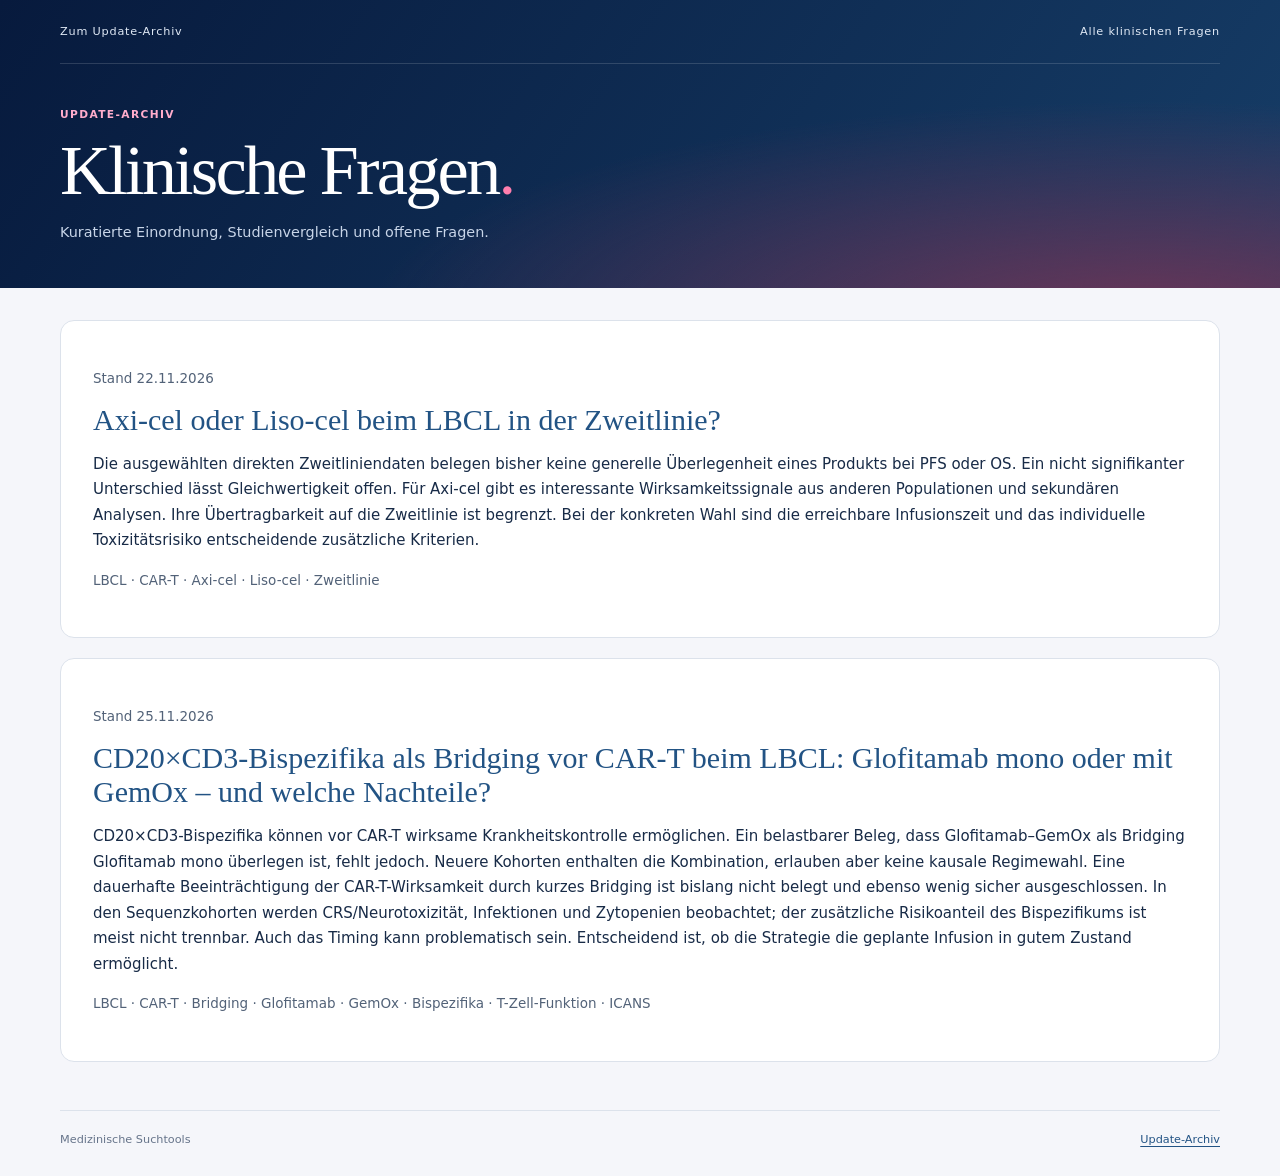
<file: updates/questions/index.html>
<!doctype html>
<html lang="de">
<head>
  <meta charset="utf-8">
  <meta name="viewport" content="width=device-width,initial-scale=1">
  <meta name="theme-color" content="#071a3d">
  <title>Klinische Fragen · Update-Archiv</title>
  <link rel="stylesheet" href="../styles.css">
  <link rel="stylesheet" href="styles.css">
  <script type="module" src="app.js"></script>
</head>
<body>
  <header><div class="wrap">
    <nav><a href="../">Zum Update-Archiv</a><a href="./">Alle klinischen Fragen</a></nav>
    <div class="hero-row"><div><p class="eyebrow">Update-Archiv</p><h1>Klinische Fragen<span>.</span></h1>
      <p class="intro">Kuratierte Einordnung, Studienvergleich und offene Fragen.</p></div></div>
  </div></header>
  <main class="wrap question-main">
    <p id="status" role="status">Klinische Fragen werden geladen …</p>
    <div id="content"></div>
    <noscript>Bitte JavaScript aktivieren, um die kuratierten Fragen anzuzeigen.</noscript>
  </main>
  <footer class="wrap">Medizinische Suchtools <a href="../">Update-Archiv</a></footer>
</body>
</html>
</file>
<file: styles.css>
:root{--ink:#101f3f;--muted:#5d6982;--paper:#f4f6fb;--blue:#163d75;--line:#d8deeb;--pink:#ff5a9d;font-family:"DM Sans",system-ui,sans-serif;color:var(--ink);background:var(--paper)}*{box-sizing:border-box}body{margin:0}.wrap{width:min(1040px,calc(100% - 40px));margin:auto}.hero{position:relative;overflow:hidden;color:#fff;background:radial-gradient(circle at 82% 16%,rgba(255,90,157,.29),transparent 24rem),linear-gradient(135deg,#071a3d,#12396f)}.hero .wrap{padding:62px 0 56px}.eyebrow,.kicker{font-size:.75rem;font-weight:700;letter-spacing:.1em;text-transform:uppercase}.eyebrow{display:flex;align-items:center;gap:.6rem;margin:0 0 32px;color:#dce5f6}.eyebrow:before{content:"";width:8px;height:8px;border-radius:50%;background:var(--pink)}h1{margin:0;font:600 clamp(3.2rem,8vw,6rem)/.9 "Newsreader",Georgia,serif;letter-spacing:-.05em}h1 span{color:var(--pink)}.intro{max-width:680px;margin:27px 0 0;color:#dce5f6;line-height:1.7}.content{padding:54px 0 72px}.kicker{margin:0 0 8px;color:#b62e69}.content h2{margin:0 0 26px;font:600 clamp(2rem,4vw,3rem) "Newsreader",Georgia,serif}.grid{display:grid;grid-template-columns:1fr 1fr;gap:18px}.card{position:relative;display:flex;min-height:460px;flex-direction:column;padding:32px;border:1px solid var(--line);border-radius:15px;color:inherit;background:#fff;text-decoration:none;transition:.18s}.card:before{content:"";position:absolute;inset:0 0 auto;height:5px;border-radius:15px 15px 0 0;background:var(--blue)}.card.pubmed:before{background:var(--pink)}.card:hover{transform:translateY(-4px);box-shadow:0 18px 50px rgba(10,40,87,.12)}.number{align-self:flex-end;color:#aab2c2;font-size:.72rem;font-weight:700}.card small{margin-top:12px;color:var(--blue);font-weight:700;letter-spacing:.08em;text-transform:uppercase}.card.pubmed small{color:#b62e69}.card h3{margin:13px 0 12px;font:600 2rem/1.05 "Newsreader",Georgia,serif}.card p{margin:0;color:#465675;font-size:.91rem;line-height:1.65}.card ul{display:grid;gap:9px;margin:25px 0 32px;padding:0;list-style:none;color:var(--muted);font-size:.8rem}.card li:before{content:"•";margin-right:9px;color:var(--pink)}.card.ema li:before{color:var(--blue)}.card strong{display:flex;justify-content:space-between;margin-top:auto;padding-top:20px;border-top:1px solid var(--line);color:var(--blue);font-size:.84rem}.card.pubmed strong{color:#b62e69}aside{display:flex;gap:12px;margin-top:20px;padding:17px 19px;border:1px solid var(--line);border-radius:10px;color:var(--muted);background:#eef1f7}aside b{display:grid;width:22px;height:22px;flex:none;place-items:center;border-radius:50%;color:#fff;background:var(--blue);font-size:.72rem}aside p{margin:1px 0 0;font-size:.76rem;line-height:1.55}footer{display:flex;justify-content:space-between;padding:27px 0 38px;border-top:1px solid var(--line);color:var(--muted);font-size:.76rem}footer p{margin:0}@media(max-width:720px){.grid{grid-template-columns:1fr}.card{min-height:0}}@media(max-width:480px){.wrap{width:calc(100% - 26px)}.hero .wrap{padding:46px 0}.card{padding:25px}footer{flex-direction:column;gap:7px}}

.card.archive:before{background:linear-gradient(90deg,#173b65,#d14b81)}.card.archive small,.card.archive strong{color:#aa3b67}
</file>
<file: updates/styles.css>
:root{font-family:system-ui,-apple-system,BlinkMacSystemFont,"Segoe UI",sans-serif;color:#182b47;background:#f5f6fa;font-size:15px;--ink:#142945;--muted:#66748a;--line:#dce2eb;--accent:#d14b81}*{box-sizing:border-box}[hidden]{display:none!important}body{margin:0;overflow-x:hidden}button,input,select,textarea{font:inherit}button,a,input,select,textarea{touch-action:manipulation}button{cursor:pointer;border:1px solid transparent;border-radius:8px;padding:11px 16px;background:#173b65;color:white;font-weight:600}button:hover{filter:brightness(.94)}button:disabled{opacity:.5;cursor:wait}button.secondary{background:#edf1f7;color:var(--ink);border-color:var(--line)}button.ghost{background:transparent;border-color:#60718c;color:white}.text-button{color:#234e7e;background:transparent;padding:8px 0}.icon-button{background:#edf1f7;color:var(--ink);font-size:24px;line-height:1;padding:8px 13px}a{color:#225384;text-underline-offset:3px}button:focus-visible,a:focus-visible,input:focus-visible,select:focus-visible,textarea:focus-visible{outline:3px solid #d14b81;outline-offset:3px}.wrap{width:min(1160px,calc(100% - 48px));margin:auto}header{background:radial-gradient(ellipse at 90% 110%,#6a3557,transparent 48%),linear-gradient(125deg,#071a3d,#163d67);color:white}nav{display:flex;justify-content:space-between;align-items:center;padding:25px 0;border-bottom:1px solid #ffffff25;font-size:.75rem;letter-spacing:.07em}nav a{color:#e0e9f5;text-decoration:none}nav span{color:#bac9de}.hero-row{display:flex;align-items:center;justify-content:space-between;gap:30px;padding:44px 0 48px}.eyebrow{text-transform:uppercase;letter-spacing:.13em;font-size:.71rem;font-weight:750;color:var(--accent);margin:0 0 12px}header .eyebrow{color:#ffadcc}h1{font:500 clamp(2.9rem,6vw,4.7rem)/1.05 Georgia,serif;margin:0;letter-spacing:-.04em}h1 span{color:#ff7ead}.intro{color:#c8d5e8;font-size:.96rem;margin:17px 0 0}#account{display:flex;gap:10px;flex-wrap:wrap}#account>button:first-child{background:#fff;color:var(--ink)}h2{font:500 2rem Georgia,serif;margin:0 0 15px}h3{line-height:1.35}.panel{background:white;border:1px solid var(--line);border-radius:14px;padding:32px}.login{max-width:490px;margin:48px auto 80px}.login>p{color:var(--muted);line-height:1.6}label{display:flex;flex-direction:column;gap:7px;font-size:.8rem;font-weight:650;min-width:0}input,select,textarea{width:100%;max-width:100%;background:white;border:1px solid #cbd4e0;border-radius:7px;padding:11px 12px;color:var(--ink);min-width:0}textarea{resize:vertical;line-height:1.6}.password-row{display:flex;gap:8px;margin-top:8px}.check{display:flex;flex-direction:row;align-items:center;gap:8px;font-weight:500}.check input{width:17px;height:17px;margin:0}.login .check{margin:20px 0}.stats{display:flex;gap:30px;align-items:center;flex-wrap:wrap;padding:25px 0;color:var(--muted);font-size:.83rem}.stats strong{font-size:1.35rem;color:var(--ink);margin-right:5px}.stats button{margin-left:auto}.search-box{background:#fff;padding:22px 24px;border:1px solid var(--line);border-radius:12px;min-width:0;overflow:hidden}.search-box label{text-transform:uppercase;font-size:.7rem;letter-spacing:.09em;color:var(--muted);margin-bottom:10px}.search-box input{font-size:1.08rem;padding:12px 0;border:0;border-radius:0}.search-box p,.hint{font-size:.77rem;color:var(--muted);line-height:1.6;margin:9px 0 0}.chips{display:flex;gap:8px;flex-wrap:wrap;margin:22px 0;min-width:0}.chip{background:white;color:#526278;border:1px solid var(--line);border-radius:22px;padding:9px 15px;font-size:.8rem;max-width:100%;white-space:normal}.chip.active{background:#173b65;color:white;border-color:#173b65}.filters{display:flex;align-items:end;flex-wrap:wrap;gap:14px}.filters label{flex:1;min-width:130px}.filters .check{flex:1.4;min-width:180px;align-self:center;padding-top:20px}.filters button{align-self:end;font-size:.8rem;margin-bottom:4px}.result-heading{display:flex;justify-content:space-between;align-items:center;margin-top:25px;gap:10px}.result-heading p{color:var(--muted);font-size:.83rem}.result-heading button{font-size:.8rem}.results{display:grid;gap:14px}.entry{display:grid;grid-template-columns:1fr auto;gap:12px 24px;background:#fff;border:1px solid var(--line);border-radius:12px;padding:24px 26px;border-left:4px solid #b7c7dc}.entry[data-priority="3"]{border-left-color:#cc4279}.entry[data-priority="2"]{border-left-color:#de8eaf}.entry[data-priority="1"]{border-left-color:#e8bbc9}.meta{display:flex;align-items:center;gap:12px;flex-wrap:wrap;color:var(--muted);font-size:.72rem}.badge{color:#286055;background:#eef6f3;padding:5px 9px;border-radius:5px}.entry h3{font:600 1.4rem/1.3 Georgia,serif;margin:12px 0 10px}.entry .open-entry{border:0;background:none;color:var(--ink);font:inherit;text-align:left;padding:0}.excerpt{font-size:.86rem;line-height:1.65;color:#58667a;margin:0}.tags{display:flex;flex-wrap:wrap;gap:6px;margin-top:13px}.tag{font-size:.68rem;color:#5b6d84;background:#f1f4f8;border-radius:4px;padding:4px 7px}.entry-bottom{display:flex;align-items:center;gap:15px;flex-wrap:wrap;margin-top:17px;font-size:.75rem;color:var(--muted)}.entry-bottom button{font-size:.77rem}.priority-control{display:flex;gap:4px;align-items:center}.priority-control button{min-width:34px;padding:8px 7px;background:#f4f5f9;color:#7c8798;border:1px solid #e4e7ee;font-size:.78rem}.priority-control button[aria-pressed="true"]{background:#fce6ef;color:#a92e5e;border-color:#e4a8bf}.priority-caption{font-size:.68rem;color:var(--muted);margin:0 0 8px}.empty{text-align:center;padding:55px 20px;border:1px dashed #bcc9da;border-radius:12px;color:var(--muted)}.footnote{font-size:.73rem;color:var(--muted);line-height:1.7;margin:27px 0 45px}footer{border-top:1px solid var(--line);padding:22px 0 30px;display:flex;justify-content:space-between;font-size:.75rem;color:var(--muted)}dialog{border:0;border-radius:16px;padding:28px;width:min(850px,calc(100% - 28px));max-height:90dvh;color:var(--ink);box-shadow:0 24px 90px #06172d44}dialog::backdrop{background:#071a3daa;backdrop-filter:blur(3px)}.dialog-head{display:flex;justify-content:space-between;align-items:center;gap:18px;margin-bottom:20px}.dialog-head h2{margin:0}.detail-title{font:600 2rem/1.2 Georgia,serif;margin:17px 0}.rich-text{white-space:pre-wrap;line-height:1.75;font-size:.92rem;overflow-wrap:anywhere}.detail-section{border-top:1px solid var(--line);margin-top:25px;padding-top:20px}.detail-section label{margin-bottom:10px}.detail-section textarea{margin-bottom:10px}.comment{background:#f3f5f9;border-radius:9px;padding:15px;margin:12px 0}.comment p{white-space:pre-wrap;line-height:1.6;overflow-wrap:anywhere;margin:8px 0}.comment small{color:var(--muted)}.comment-actions{display:flex;gap:15px}.comment-actions button{font-size:.73rem}.report-item{border:1px solid var(--line);border-radius:10px;padding:16px;margin-bottom:12px}.report-item summary{cursor:pointer;font-weight:650;line-height:1.5}.report-item .rich-text{margin-top:20px}.draft{border:1px solid var(--line);border-radius:10px;padding:18px;margin:15px 0;display:grid;gap:12px}.draft-top{display:flex;justify-content:space-between}.draft-fields{display:grid;grid-template-columns:1fr 1fr;gap:12px}#import-form{display:grid;gap:17px}#import-review{margin-top:30px}#import-review>button{margin:10px 8px 0 0}#status:empty,[role=status]:empty{display:none}[role=status]{font-size:.84rem;line-height:1.5;color:#943856}.saved{color:#25735c!important}.detail-tools{display:flex;justify-content:space-between;gap:16px;align-items:center;flex-wrap:wrap}.detail-tools a{font-size:.85rem}.search-match{background:#fff1be;padding:9px 12px;border-radius:6px;font-size:.8rem;line-height:1.5;white-space:pre-wrap;overflow-wrap:anywhere;margin:12px 0 0}@media(max-width:720px){.wrap{width:calc(100% - 28px)}.hero-row{display:block;padding:30px 0}#account{margin-top:24px}.stats{gap:12px 20px}.stats button{margin-left:0}.entry{padding:20px 17px;grid-template-columns:1fr}.entry>div:last-child{grid-row:2}.entry>div:last-child .priority-caption{display:inline;margin-right:10px}.entry>div:last-child .priority-control{display:inline-flex}.filters{display:grid;grid-template-columns:minmax(0,1fr) minmax(0,1fr);align-items:end;gap:12px}.filters label{min-width:0}.filters label:has(input[type="date"]){grid-column:1/-1}.filters input[type="date"]{display:block;width:100%;min-width:0;max-width:100%;-webkit-appearance:none;appearance:none}.filters .check{grid-column:1/-1;min-width:0;padding:0}.filters button{justify-self:start}.search-box{padding:18px}.search-box input{font-size:1rem}.login{padding:25px;margin:28px auto}.draft-fields{grid-template-columns:1fr}dialog{padding:21px}.detail-title{font-size:1.7rem}footer{gap:12px;flex-wrap:wrap}.result-heading{align-items:baseline}.stats span{font-size:.75rem}}@media(max-width:390px){.wrap{width:calc(100% - 22px)}nav{letter-spacing:.04em}.hero-row{padding:27px 0}h1{font-size:2.75rem}#account{display:grid;grid-template-columns:1fr 1fr}#account button{padding-inline:12px}.search-box{padding:16px}.chips{gap:7px}.chip{padding:8px 12px}.filters{gap:10px}.filters select,.filters input{padding-inline:9px}}
.login{margin:auto}
.delete-entry{color:#943856}
.results{grid-template-columns:minmax(0,1fr)}
.entry{min-width:0;grid-template-columns:minmax(0,1fr) auto}
.entry>div{min-width:0}
.entry .open-entry,.excerpt,.tag{overflow-wrap:anywhere;max-width:100%}
@media(max-width:720px){.entry{grid-template-columns:minmax(0,1fr)}}
.date-range{display:grid;grid-template-columns:repeat(2,minmax(0,1fr));column-gap:12px;flex:2 1 300px;min-inline-size:0;margin:0;padding:0;border:0}
.date-range legend{padding:0;margin-bottom:7px;font-size:.8rem;font-weight:650}
.filters .date-range label:has(input[type="date"]){min-width:0;grid-column:auto;white-space:nowrap}
.filters .date-range input[type="date"]{display:block;box-sizing:border-box;width:100%;min-width:0;max-width:100%;min-height:44px;padding:10px 8px;font-size:16px;-webkit-appearance:none;appearance:none}
.date-range input::-webkit-date-and-time-value{min-width:0;text-align:left}
.date-range input::-webkit-datetime-edit{min-width:0;padding:0}
.priority-readonly{display:inline-block;border-radius:6px;padding:8px 10px;background:#fce6ef;color:#a92e5e;font-size:.8rem;font-weight:650;white-space:nowrap}
.comment-meta{display:flex;align-items:center;gap:10px;flex-wrap:wrap;overflow-wrap:anywhere}
.comment-meta strong{font-size:.85rem}
.admin-badge{font-size:.68rem;border-radius:4px;padding:3px 6px;color:#fff;background:#173b65}
.comment+form input{margin-bottom:12px}
@media(max-width:720px){.filters .date-range{grid-column:1/-1;width:100%;column-gap:10px}.detail-section input,.detail-section textarea,.login input{font-size:16px}}

.zotero-dialog{width:min(560px,calc(100% - 2rem))}.zotero-dialog select{width:100%;min-width:0}.zotero-dialog>a{display:inline-block;margin-top:1rem;overflow-wrap:anywhere}.zotero-button{white-space:normal}.zotero-dialog .detail-tools{flex-wrap:wrap}

.clinical-navigation{display:flex;align-items:center;flex-wrap:wrap;gap:12px 20px;padding:24px 0 0}.clinical-navigation a{font-size:1rem;font-weight:700}.clinical-navigation span{font-size:.875rem;color:var(--muted)}
</file>
<file: ema/styles.css>
:root {
  color-scheme: light;
  --ink: #101f3f;
  --muted: #5d6982;
  --paper: #f4f6fb;
  --surface: #ffffff;
  --teal: #163d75;
  --teal-dark: #0a2857;
  --line: #d8deeb;
  --accent: #ff5a9d;
  --accent-soft: #ffe3ef;
  --shadow: 0 16px 40px rgba(10, 40, 87, 0.1);
  font-family: "DM Sans", system-ui, sans-serif;
  color: var(--ink);
  background: var(--paper);
}

* { box-sizing: border-box; }

body { margin: 0; min-width: 320px; background: var(--paper); }

button, input, select { font: inherit; }

a { color: inherit; }

.hero {
  position: relative;
  overflow: hidden;
  color: white;
  background:
    radial-gradient(circle at 82% 18%, rgba(255, 90, 157, 0.27), transparent 23rem),
    linear-gradient(135deg, #071a3d, #12396f);
}

.hero::after {
  content: "";
  position: absolute;
  width: 28rem;
  height: 28rem;
  right: -10rem;
  bottom: -19rem;
  border: 1px solid rgba(255,255,255,.22);
  border-radius: 50%;
  box-shadow: 0 0 0 4rem rgba(255,255,255,.035), 0 0 0 8rem rgba(255,255,255,.025);
}

.hero__inner, .content, footer { width: min(1120px, calc(100% - 40px)); margin: 0 auto; }
.hero__inner { position: relative; z-index: 1; padding: 54px 0 40px; }
.hero__topline { display: flex; align-items: center; justify-content: space-between; gap: 24px; margin-bottom: 34px; }

.eyebrow {
  display: inline-flex;
  align-items: center;
  gap: .55rem;
  margin-bottom: 0;
  color: #dce5f6;
  font-size: .78rem;
  font-weight: 700;
  letter-spacing: .08em;
  text-decoration: none;
  text-transform: uppercase;
}

.eyebrow::before { content: ""; width: 8px; height: 8px; border-radius: 50%; background: var(--accent); }
.install-button {
  display: inline-flex;
  align-items: center;
  gap: 8px;
  padding: 9px 13px;
  border: 1px solid rgba(255,255,255,.4);
  border-radius: 999px;
  color: white;
  background: rgba(255,255,255,.08);
  font-size: .78rem;
  font-weight: 700;
  cursor: pointer;
}
.install-button:hover { border-color: var(--accent); background: rgba(255,90,157,.16); }
.install-button:focus-visible { outline: 3px solid rgba(255,90,157,.55); outline-offset: 3px; }
.tool-home { display: inline-flex; align-items: center; gap: 7px; margin-left: auto; padding: 9px 13px; border: 1px solid rgba(255,255,255,.35); border-radius: 999px; color: white; background: rgba(255,255,255,.08); font-size: .78rem; font-weight: 700; text-decoration: none; }
.tool-home:hover { border-color: var(--accent); background: rgba(255,90,157,.16); }
.tool-home:focus-visible { outline: 3px solid rgba(255,90,157,.55); outline-offset: 3px; }

h1 {
  max-width: 800px;
  margin: 0;
  font-family: "Newsreader", Georgia, serif;
  font-size: clamp(3rem, 7vw, 5.8rem);
  font-weight: 600;
  letter-spacing: -.045em;
  line-height: .91;
}

h1 span { color: var(--accent); }
.intro { max-width: 680px; margin: 25px 0 34px; color: #dce5f6; font-size: 1.06rem; line-height: 1.65; }
.search { max-width: 800px; }
.search > label { display: block; margin-bottom: 9px; font-size: .8rem; font-weight: 700; letter-spacing: .04em; }
.search__control { display: flex; align-items: center; min-height: 62px; padding: 0 10px 0 21px; border-radius: 10px; background: white; box-shadow: 0 12px 30px rgba(0,0,0,.16); }
.search__icon { width: 18px; height: 18px; margin-right: 14px; border: 2px solid var(--teal); border-radius: 50%; position: relative; flex: 0 0 auto; }
.search__icon::after { content: ""; position: absolute; width: 7px; height: 2px; right: -6px; bottom: -3px; transform: rotate(45deg); background: var(--teal); }
.search input { min-width: 0; flex: 1; border: 0; outline: 0; color: var(--ink); font-size: 1rem; background: transparent; }
.search input::placeholder { color: #81918e; }
.search button { border: 0; padding: 10px 12px; color: var(--teal); background: transparent; font-size: .84rem; font-weight: 700; cursor: pointer; }
.meta { display: flex; align-items: center; gap: 13px; margin-top: 18px; color: #d3ddf0; font-size: .82rem; }
.meta__divider { width: 4px; height: 4px; border-radius: 50%; background: var(--accent); }

.content { padding: 34px 0 70px; }
.toolbar { display: flex; align-items: center; justify-content: space-between; gap: 20px; padding-bottom: 18px; }
.toolbar p { margin: 0; font-weight: 700; }
.toolbar label { display: flex; align-items: center; gap: 10px; color: var(--muted); font-size: .83rem; }
.toolbar select { padding: 9px 34px 9px 11px; border: 1px solid var(--line); border-radius: 7px; color: var(--ink); background: var(--surface); }
.results { display: grid; gap: 12px; }

.medicine {
  position: relative;
  padding: 22px 24px;
  border: 1px solid var(--line);
  border-radius: 10px;
  background: var(--surface);
  box-shadow: 0 1px 0 rgba(19,44,42,.03);
  cursor: pointer;
}

.medicine:hover { border-color: #aebfba; box-shadow: var(--shadow); transform: translateY(-1px); transition: .18s ease; }
.medicine--open { border-color: #aebbd2; box-shadow: var(--shadow); }
.medicine__toggle { position: absolute; z-index: 1; inset: 0; width: 100%; border: 0; border-radius: inherit; background: transparent; cursor: pointer; }
.medicine__toggle:focus-visible { outline: 3px solid rgba(255, 90, 157, .55); outline-offset: 3px; }
.medicine__header {
  display: grid;
  grid-template-columns: minmax(160px, .8fr) minmax(180px, 1fr) minmax(240px, 1.35fr) auto;
  gap: 22px;
  align-items: start;
}
.medicine h2 { margin: 0 0 5px; font-size: 1.06rem; line-height: 1.35; }
.medicine__label { display: block; margin-bottom: 5px; color: var(--muted); font-size: .68rem; font-weight: 700; letter-spacing: .07em; text-transform: uppercase; }
.medicine__inn, .medicine__indication { margin: 0; color: #3f4e6d; font-size: .9rem; line-height: 1.58; }
.medicine__indication-wrap { margin-top: 20px; padding-top: 17px; border-top: 1px solid var(--line); }
.medicine__indication-preview { position: relative; min-height: 2.85em; overflow: hidden; }
.medicine__indication-preview .medicine__indication { display: -webkit-box; overflow: hidden; -webkit-line-clamp: 2; -webkit-box-orient: vertical; }
.medicine__expand-hint {
  position: absolute;
  right: 0;
  bottom: 0;
  padding-left: 3.8rem;
  color: #c92f73;
  background: linear-gradient(90deg, transparent, var(--surface) 3.2rem);
  font-size: .77rem;
  font-weight: 700;
  line-height: 1.85;
}
.medicine__expanded { padding-top: 2px; }
.medicine__indication--full { max-width: 100%; }
.medicine__indication--full p { margin: 0; }
.medicine__indication--full p + p { margin-top: 1em; }
.medicine__metadata {
  display: grid;
  grid-template-columns: minmax(230px, 1.2fr) minmax(220px, 1fr) minmax(150px, .65fr);
  gap: 24px;
  margin-top: 22px;
  padding: 18px;
  border-radius: 8px;
  background: #f4f6fb;
}
.medicine__meta-value { margin: 0; color: #3f4e6d; font-size: .86rem; line-height: 1.5; }
.medicine__collapse-hint { display: inline-block; margin-top: 16px; color: #c92f73; font-size: .77rem; font-weight: 700; }
.search-highlight {
  padding: .05em .16em;
  border-radius: .2em;
  color: #4f1032;
  background: #ffb5d3;
  box-decoration-break: clone;
  -webkit-box-decoration-break: clone;
}
.tags { display: flex; flex-wrap: wrap; gap: 5px; }
.tag { padding: 5px 8px; border-radius: 999px; color: #8d2051; background: var(--accent-soft); font-size: .72rem; font-weight: 600; }
.tags--groups .tag { color: #173d73; background: #e4ebf7; }
.tag--empty { color: var(--muted); background: #e8ebf1; font-weight: 500; }
.medicine__link { position: relative; z-index: 2; display: inline-flex; align-items: center; gap: 7px; padding: 9px 12px; border: 1px solid var(--teal); border-radius: 7px; color: var(--teal); font-size: .78rem; font-weight: 700; text-decoration: none; white-space: nowrap; cursor: pointer; }
.medicine__link:hover { color: white; background: var(--teal); }
.medicine__link::after { content: "↗"; }

.pagination { display: flex; align-items: center; justify-content: center; gap: 20px; margin-top: 30px; }
.pagination button { min-width: 94px; padding: 10px 16px; border: 1px solid var(--teal); border-radius: 7px; color: var(--teal); background: transparent; font-weight: 700; cursor: pointer; }
.pagination button:disabled { opacity: .35; cursor: default; }
.pagination span { color: var(--muted); font-size: .85rem; }
.empty, .error { padding: 70px 20px; border: 1px dashed #b9c5c1; border-radius: 10px; text-align: center; }
.empty p, .error p { color: var(--muted); }
.empty .empty__title, .error .empty__title { margin-bottom: 6px; color: var(--ink); font-family: "Newsreader", Georgia, serif; font-size: 1.6rem; }

footer { display: flex; justify-content: space-between; gap: 30px; padding: 28px 0 40px; border-top: 1px solid var(--line); color: var(--muted); font-size: .78rem; line-height: 1.55; }
footer p { max-width: 760px; margin: 0; }
footer a { color: var(--teal); font-weight: 700; white-space: nowrap; }

.network-status {
  position: fixed;
  z-index: 10;
  right: 18px;
  bottom: 18px;
  max-width: min(390px, calc(100% - 36px));
  padding: 11px 15px;
  border: 1px solid #ffb5d3;
  border-radius: 8px;
  color: #4f1032;
  background: #fff0f6;
  box-shadow: var(--shadow);
  font-size: .8rem;
  font-weight: 600;
}

.install-dialog {
  width: min(440px, calc(100% - 32px));
  padding: 30px;
  border: 0;
  border-radius: 16px;
  color: var(--ink);
  background: var(--surface);
  box-shadow: 0 24px 80px rgba(7,26,61,.35);
}
.install-dialog::backdrop { background: rgba(7,26,61,.68); backdrop-filter: blur(3px); }
.install-dialog__close { position: absolute; top: 12px; right: 14px; border: 0; color: var(--muted); background: transparent; font-size: 1.6rem; cursor: pointer; }
.install-dialog__icon { display: grid; width: 58px; height: 58px; place-items: center; margin-bottom: 18px; border-radius: 14px; color: white; background: linear-gradient(145deg, #0a2857, #163d75); box-shadow: inset -8px -8px 0 rgba(255,90,157,.85); font-size: .77rem; font-weight: 700; letter-spacing: .08em; }
.install-dialog h2 { margin: 0 0 12px; font-family: "Newsreader", Georgia, serif; font-size: 2rem; }
.install-dialog p { color: #3f4e6d; line-height: 1.6; }
.install-dialog__note { margin: 18px 0 0; padding-top: 16px; border-top: 1px solid var(--line); font-size: .78rem; }

.skeleton { height: 124px; border-radius: 10px; background: linear-gradient(100deg, #ecebe4 20%, #faf8f1 40%, #ecebe4 60%); background-size: 200% 100%; animation: shimmer 1.3s infinite; }
@keyframes shimmer { to { background-position-x: -200%; } }

@media (max-width: 850px) {
  .medicine__header { grid-template-columns: 1fr 1fr; }
  .medicine__metadata { grid-template-columns: 1fr 1fr; }
  .medicine__link { justify-self: start; }
}

@media (max-width: 580px) {
  .hero__inner, .content, footer { width: min(100% - 26px, 1120px); }
  .hero__inner { padding-top: 34px; }
  .hero__topline { align-items: flex-start; flex-direction: column; gap: 16px; margin-bottom: 25px; }
  .tool-home { margin-left: 0; }
  h1 { font-size: clamp(2.55rem, 14vw, 4rem); }
  .intro { font-size: .95rem; }
  .search__control { min-height: 56px; }
  .meta { align-items: flex-start; flex-direction: column; gap: 5px; }
  .meta__divider { display: none; }
  .toolbar { align-items: flex-start; flex-direction: column; }
  .medicine { padding: 20px; }
  .medicine__header, .medicine__metadata { grid-template-columns: 1fr; gap: 16px; }
  .medicine__expand-hint { position: static; display: block; padding: 5px 0 0; background: none; line-height: 1.45; }
  .medicine__indication-preview { min-height: 0; }
  footer { flex-direction: column; }
}

@media (prefers-reduced-motion: reduce) {
  *, *::before, *::after { scroll-behavior: auto !important; animation-duration: .01ms !important; transition-duration: .01ms !important; }
}
</file>
<file: haema-quiz/style.css>
@import url('https://fonts.googleapis.com/css2?family=DM+Sans:wght@400;500;600;700&family=Manrope:wght@400;500;600;700;800&display=swap');
:root{font-family:'DM Sans',system-ui,sans-serif;color:#15283d;background:#f3f6fa;font-synthesis:none;--blue:#174db3;--ink:#15283d;--line:#dbe3ed;--muted:#586a80;--green:#166743}*{box-sizing:border-box}body{margin:0}button,input,select{font:inherit}button,a,input,select,summary{touch-action:manipulation}button{cursor:pointer;border:1px solid transparent;border-radius:9px;padding:12px 19px;color:white;background:var(--blue);font-weight:600;min-height:44px}button:disabled{cursor:default;opacity:.5}button:hover:not(:disabled){filter:brightness(.95)}button.quiet{background:white;color:var(--ink);border-color:var(--line)}button.danger{background:#a62c39}button:focus-visible,a:focus-visible,input:focus-visible,select:focus-visible,summary:focus-visible{outline:3px solid #dc9e20;outline-offset:3px}a{color:var(--blue);text-underline-offset:3px}header{height:100px;max-width:1200px;margin:auto;padding:22px 36px;display:flex;align-items:center;justify-content:space-between;gap:16px}.brand{display:flex;align-items:center;gap:13px;text-decoration:none;color:var(--ink);font-family:Manrope,system-ui,sans-serif;font-weight:800;font-size:23px}.mark{font-size:24px;background:var(--ink);color:white;padding:8px 11px;border-radius:12px}.brand small{display:block;font-family:'DM Sans',sans-serif;font-size:11px;letter-spacing:1.5px;font-weight:500;margin-top:4px;color:var(--muted)}main{max-width:1128px;margin:24px auto 80px;padding:0 24px}.eyebrow{font-size:13px;letter-spacing:1.6px;text-transform:uppercase;color:var(--blue);font-weight:700}h1,h2,h3{font-family:Manrope,system-ui,sans-serif;line-height:1.25}h1{font-size:clamp(28px,4vw,42px);margin:12px 0 14px;letter-spacing:-1.2px}h2{font-size:26px;letter-spacing:-.5px}h3{font-size:21px}.intro{display:flex;align-items:end;justify-content:space-between;gap:22px;margin-bottom:28px}.intro p{color:var(--muted);font-size:17px;line-height:1.65;max-width:650px;margin-bottom:0}.week-picker{display:grid;gap:6px;font-size:14px;white-space:nowrap}select,input{padding:12px;border:1px solid var(--line);border-radius:8px;background:white;color:var(--ink);min-height:46px}input{width:100%;margin-top:7px}.grid{display:grid;grid-template-columns:repeat(3,1fr);gap:18px}.set-card{background:white;border:1px solid var(--line);border-radius:14px;padding:25px;display:flex;flex-direction:column;min-height:280px;position:relative;overflow:hidden}.set-card:before{content:'';position:absolute;left:0;top:0;width:100%;height:4px;background:var(--blue)}.set-card:nth-child(2):before{background:#078782}.set-card:nth-child(3):before{background:#98722f}.set-no{font-size:13px;letter-spacing:1.3px;color:var(--muted)}.set-card h2{margin:22px 0 10px;font-size:25px}.set-card p{color:var(--muted);line-height:1.6}.set-card button{margin-top:auto;width:100%}.rule{display:flex;gap:32px;padding:22px 0;color:var(--muted);font-size:14px;flex-wrap:wrap}.rule strong{display:block;color:var(--ink);margin-bottom:4px}.quiz-layout{max-width:800px;margin:auto}.quiz-top{display:flex;align-items:center;justify-content:space-between;gap:12px;margin-bottom:25px}.quiz-top p{color:var(--muted);font-size:14px;text-align:right}.progress{display:flex;gap:7px;margin-bottom:28px}.progress span{height:5px;background:#dce4ee;flex:1;border-radius:4px}.progress .done{background:#487cc9}.progress .current{background:var(--blue)}.question-card{background:white;border:1px solid var(--line);border-radius:15px;padding:32px}.question-card h1{font-size:25px;line-height:1.5;letter-spacing:-.45px}.question-meta{display:flex;justify-content:space-between;gap:12px;color:var(--muted);font-size:13px}.pill{padding:5px 9px;background:#eaf1fc;color:var(--blue);border-radius:5px;font-size:13px}.options{display:grid;gap:12px;margin:25px 0}.option{display:flex;align-items:start;text-align:left;gap:15px;background:white;color:var(--ink);border:1px solid var(--line);padding:17px;font-weight:400;line-height:1.55}.option .letter{font-weight:700;color:var(--muted);border:1px solid var(--line);min-width:30px;height:30px;display:grid;place-items:center;border-radius:6px}.option.selected{background:#edf3ff;border-color:var(--blue)}.option.correct{background:#edf8f1;border-color:#3b9262}.option.wrong{background:#fff0f0;border-color:#c66c6c}.option:disabled{opacity:1}.feedback-small{font-size:14px;display:block;margin-top:8px;color:var(--muted)}details{font-size:15px;color:var(--muted);line-height:1.6;margin:16px 0}summary{cursor:pointer;width:fit-content}.actions{display:flex;justify-content:flex-end;gap:12px;align-items:center;margin-top:24px;flex-wrap:wrap}.result-panel{margin-top:24px;padding:20px;border-radius:10px;background:#edf3fa;line-height:1.7}.result-panel h3{margin:0 0 8px;font-size:20px}.result-panel ul{padding-left:20px}.result-panel li{margin:8px 0}.source-title{font-weight:600;font-size:14px}.error{color:#9e2832;background:#fff0f0;padding:15px;border-radius:8px}.score{font-family:Manrope,sans-serif;font-size:72px;font-weight:800;letter-spacing:-4px;margin:20px 0}.review-row{padding:18px 0;border-bottom:1px solid var(--line);line-height:1.5}.review-row .status{font-size:13px;font-weight:700;color:var(--green)}.review-row .status.miss{color:#a33340}.admin-row{background:white;border:1px solid var(--line);border-radius:10px;padding:20px;margin:12px 0;display:flex;justify-content:space-between;gap:20px;align-items:center}.admin-row p{margin:8px 0;line-height:1.5}.admin-row small{color:var(--muted)}.admin-row button{flex-shrink:0}.empty{padding:45px;background:white;border:1px solid var(--line);border-radius:12px;text-align:center}.inline-error{margin:15px 0}footer{max-width:1128px;padding:24px;margin:auto;border-top:1px solid var(--line);font-size:14px;color:var(--muted);display:flex;justify-content:space-between;gap:20px;line-height:1.5}footer span{font-size:12px;max-width:430px}dialog{border:1px solid var(--line);border-radius:16px;padding:30px;max-width:480px;width:calc(100% - 32px);color:var(--ink);box-shadow:0 20px 90px #15283d33}dialog::backdrop{background:#15283d88}dialog p{line-height:1.6;color:var(--muted)}#loginError,#deleteError{color:#a62c39;font-size:14px}@media(max-width:760px){header{height:auto;padding:22px 20px}.brand{font-size:20px}.brand small{font-size:9px}.mark{font-size:20px}#adminOpen{font-size:13px;padding:10px}.intro{display:block}.week-picker{margin-top:22px}.grid{grid-template-columns:1fr}.set-card{min-height:230px}.set-card h2{margin:15px 0 8px}main{margin-top:22px;padding:0 18px}.question-card{padding:22px 18px}.question-card h1{font-size:22px}.question-meta{flex-wrap:wrap}.quiz-top{align-items:start}.quiz-top button{font-size:14px;padding:10px}.admin-row{align-items:start;flex-direction:column}.admin-row button{align-self:end}footer{display:block;margin:0 18px;padding:20px 0}footer span{display:block;margin-top:8px}.rule{gap:22px}.score{font-size:60px}}

header nav{display:flex;align-items:center;gap:16px}.hub-link{font-size:14px;text-decoration:none;white-space:nowrap}@media(max-width:540px){header{flex-wrap:wrap}header nav{margin-left:auto}}
</file>
<file: morphologie/style.css>
:root{--navy:#101c3f;--ink:#172038;--muted:#697189;--paper:#f7f3f6;--rose:#a34f78;--violet:#65558f;--line:#e4dce4;--good:#18735b;--bad:#9b3f4f;--shadow:0 18px 50px rgba(25,22,48,.10)}
*{box-sizing:border-box}html{background:var(--paper)}body{margin:0;background:radial-gradient(circle at 85% -10%,#ead9e7 0,transparent 35%),var(--paper);color:var(--ink);font:16px/1.55 "DM Sans",sans-serif}
button{font:inherit}.topbar{position:sticky;top:0;z-index:20;display:flex;justify-content:space-between;padding:14px max(18px,calc((100vw - 1100px)/2));background:rgba(255,255,255,.9);border-bottom:1px solid var(--line);backdrop-filter:blur(14px)}
.brand{color:var(--ink);font-weight:700;text-decoration:none}.quiet,.nav button{border:1px solid var(--line);border-radius:999px;background:#fff;padding:9px 14px;cursor:pointer}
#app{width:min(1100px,calc(100% - 28px));margin:0 auto;padding:46px 0 70px}h1,h2{font-family:"Newsreader",serif}.hero h1{font-size:clamp(3rem,7vw,5.5rem);line-height:.95;margin:.2rem 0 1rem}.rose{color:var(--rose)}
.eyebrow{color:var(--rose);font-size:.78rem;font-weight:800;letter-spacing:.12em;text-transform:uppercase}.lead{color:var(--muted);max-width:760px;font-size:1.05rem}
.nav{display:flex;gap:8px;overflow:auto;margin:28px 0 20px}.nav .active{background:var(--navy);color:#fff;border-color:var(--navy)}
.grid{display:grid;grid-template-columns:repeat(2,minmax(0,1fr));gap:16px}.card,.lesson{background:rgba(255,255,255,.9);border:1px solid var(--line);border-radius:22px;padding:22px;box-shadow:var(--shadow)}
.atlas{display:grid;grid-template-columns:repeat(3,minmax(0,1fr));gap:16px}.figure{display:grid;place-items:center;min-height:220px;background:linear-gradient(145deg,#faf7fa,#eee5ed);border-radius:18px}.figure svg{width:min(220px,90%);height:auto}
.sequence{display:grid;grid-template-columns:repeat(6,minmax(0,1fr));gap:10px;margin:24px 0}.mini{padding:10px;background:#fff;border:1px solid var(--line);border-radius:16px;text-align:center}.mini svg{width:100%}.mini b{display:block;font-size:.75rem}
.facts{display:grid;grid-template-columns:1fr 1fr;gap:8px}.fact{background:#f7f3f6;border-radius:12px;padding:10px;font-size:.88rem}.fact b{display:block;color:var(--violet)}
.distinction{margin-top:12px;border-left:4px solid var(--rose);background:#fbf4f7;padding:12px}.lesson{margin-top:16px}.lesson h3{margin-bottom:4px}.lesson p{margin-top:0}.sources{margin-top:18px;padding:14px 16px;background:#efe8ef;border-radius:14px}.sources a{display:block;color:var(--violet);font-weight:700;margin:5px 0}
.quiz{max-width:700px;margin:0 auto}.quiz-top{display:flex;justify-content:space-between;color:var(--muted)}.progress{height:7px;background:#e5dde5;border-radius:99px;overflow:hidden;margin:8px 0 16px}.progress i{display:block;height:100%;background:var(--rose)}
.options{display:grid;gap:9px}.option{width:100%;text-align:left;border:1px solid var(--line);border-radius:14px;background:#fff;padding:12px;cursor:pointer}.option.correct{border-color:var(--good);background:#edf8f3}.option.wrong{border-color:var(--bad);background:#fbf0f2}
.feedback{margin-top:14px;padding:14px;border-radius:14px;background:#f2ebf2}.primary{border:0;border-radius:999px;background:var(--navy);color:#fff;padding:11px 17px;font-weight:700;cursor:pointer}.actions{display:flex;justify-content:flex-end;gap:10px;margin-top:14px}
.login{max-width:460px;margin:10vh auto;background:#fff;border:1px solid var(--line);border-radius:22px;padding:28px;box-shadow:var(--shadow)}.login input[type=password]{width:100%;padding:12px;border:1px solid var(--line);border-radius:12px;margin:7px 0 10px}.login .primary{width:100%;margin-top:10px}.error{color:var(--bad);font-weight:600}
@media(max-width:850px){.atlas{grid-template-columns:repeat(2,1fr)}.sequence{grid-template-columns:repeat(3,1fr)}}@media(max-width:600px){#app{padding-top:28px}.grid,.atlas{grid-template-columns:1fr}.facts{grid-template-columns:1fr}.sequence{grid-template-columns:repeat(2,1fr)}}
.series-section{margin-top:34px}.series-grid{display:grid;grid-template-columns:repeat(5,minmax(0,1fr));gap:12px;margin:18px 0 26px}.series-card{background:rgba(255,255,255,.9);border:1px solid var(--line);border-radius:18px;padding:18px;box-shadow:var(--shadow)}.series-card h3{margin:.35rem 0;font-size:1.05rem}.series-card p{color:var(--muted);font-size:.88rem;min-height:4.2em}.series-count{font-size:.72rem;font-weight:800;letter-spacing:.08em;text-transform:uppercase;color:var(--rose)}
.series-nav{display:flex;gap:9px;overflow-x:auto;padding:2px 0 10px;margin:18px 0 22px;scrollbar-width:thin}.series-chip{flex:0 0 auto;min-width:145px;text-align:left;border:1px solid var(--line);border-radius:16px;background:#fff;padding:10px 13px;cursor:pointer}.series-chip span{display:block;font-weight:750}.series-chip small{display:block;color:var(--muted);margin-top:2px}.series-chip.active{background:var(--navy);border-color:var(--navy);color:#fff}.series-chip.active small{color:#dbe2f4}
.sequence{grid-template-columns:repeat(auto-fit,minmax(120px,1fr))}.mini span{display:block;color:var(--muted);font-size:.7rem;margin-top:2px}.mini svg{max-height:150px}
@media(max-width:900px){.series-grid{grid-template-columns:repeat(2,minmax(0,1fr))}}@media(max-width:600px){.series-grid{grid-template-columns:1fr}.series-card p{min-height:0}.series-chip{min-width:132px}}
</file>
<file: pubmed/styles.css>
:root{--ink:#101f3f;--muted:#5d6982;--paper:#f4f6fb;--surface:#fff;--navy:#071a3d;--blue:#163d75;--line:#d8deeb;--pink:#ff5a9d;--pink-soft:#ffe3ef;--shadow:0 16px 40px rgba(10,40,87,.1);font-family:"DM Sans",system-ui,sans-serif;color:var(--ink);background:var(--paper)}*{box-sizing:border-box}body{margin:0;min-width:320px}button,input,textarea{font:inherit}button{cursor:pointer}a{color:inherit}.hero{position:relative;overflow:hidden;color:#fff;background:radial-gradient(circle at 82% 18%,rgba(255,90,157,.27),transparent 23rem),linear-gradient(135deg,#071a3d,#12396f)}.hero::after{content:"";position:absolute;width:28rem;height:28rem;right:-10rem;bottom:-19rem;border:1px solid rgba(255,255,255,.22);border-radius:50%;box-shadow:0 0 0 4rem rgba(255,255,255,.035),0 0 0 8rem rgba(255,255,255,.025)}.hero__inner,.content,footer{width:min(920px,calc(100% - 40px));margin:0 auto}.hero__inner{position:relative;z-index:1;padding:52px 0 46px}.eyebrow{display:inline-flex;align-items:center;gap:.55rem;margin-bottom:30px;color:#dce5f6;font-size:.76rem;font-weight:700;letter-spacing:.08em;text-decoration:none;text-transform:uppercase}.eyebrow::before{content:"";width:8px;height:8px;border-radius:50%;background:var(--pink)}h1{margin:0;font-family:"Newsreader",Georgia,serif;font-size:clamp(3rem,7vw,5.4rem);font-weight:600;letter-spacing:-.045em;line-height:.91}h1 span{color:var(--pink)}.intro{max-width:680px;margin:24px 0 0;color:#dce5f6;font-size:1.05rem;line-height:1.65}.content{padding:34px 0 70px}.builder{display:grid;gap:14px}.filter-card{padding:24px;border:1px solid var(--line);border-radius:12px;background:var(--surface);box-shadow:0 1px 0 rgba(19,44,42,.03)}.filter-card__heading,.filter-card__heading>div,.selection-bar,.execute-card,.query-actions{display:flex;align-items:center}.filter-card__heading{justify-content:space-between;gap:20px;margin-bottom:18px}.filter-card__heading>div{gap:12px}.filter-card h2,.execute-card h2{margin:0;font-family:"Newsreader",Georgia,serif;font-size:1.55rem}.step{display:grid;width:30px;height:30px;place-items:center;border-radius:50%;color:#9c2459;background:var(--pink-soft);font-size:.68rem;font-weight:700}.selection-summary{color:var(--muted);font-size:.78rem}.selection-bar{justify-content:space-between;gap:20px;padding:14px 16px;border-radius:9px;background:#f5f7fb}.selection-bar strong{font-size:.92rem}.toggle-button,.query-toggle{border:0;color:#bd2e6c;background:transparent;font-size:.8rem;font-weight:700}.toggle-button span,.query-toggle>span:last-child{display:inline-block;margin-left:6px;font-size:1.1rem}.collapsible{padding-top:20px}.option-toolbar{display:flex;gap:10px;margin-bottom:14px}.option-toolbar button,.query-actions button{padding:8px 11px;border:1px solid var(--line);border-radius:7px;color:var(--blue);background:#fff;font-size:.75rem;font-weight:700}.option-grid{display:grid;grid-template-columns:repeat(3,minmax(0,1fr));gap:8px}.option-grid label{display:flex;align-items:flex-start;gap:8px;padding:9px;border-radius:7px;font-size:.8rem;line-height:1.35}.option-grid label:hover{background:#f5f7fb}input{accent-color:#c92f73}.radio-grid{display:grid;grid-template-columns:1fr 1fr;gap:10px}.radio-grid label{display:flex;align-items:flex-start;gap:11px;padding:14px;border:1px solid var(--line);border-radius:9px}.radio-grid label:has(input:checked){border-color:#ee91ba;background:#fff5f9}.radio-grid input{margin-top:3px}.radio-grid strong,.radio-grid small{display:block}.radio-grid strong{font-size:.86rem}.radio-grid small{margin-top:3px;color:var(--muted);font-size:.72rem}.time-options{display:grid;grid-template-columns:repeat(5,1fr);gap:8px}.time-options input{position:absolute;opacity:0}.time-options span{display:block;padding:11px 8px;border:1px solid var(--line);border-radius:8px;text-align:center;font-size:.82rem;font-weight:700}.time-options input:checked+span{border-color:var(--pink);color:#8d2051;background:var(--pink-soft)}.query-toggle{display:flex;width:100%;justify-content:space-between;padding:14px 16px;border-radius:9px;color:var(--ink);background:#f5f7fb;text-align:left}.query-toggle>span:first-child{font-size:.86rem}.query-card textarea{width:100%;resize:vertical;padding:14px;border:1px solid var(--line);border-radius:8px;color:#25385e;background:#fbfcfe;font:12px/1.5 ui-monospace,SFMono-Regular,Menlo,monospace}.query-actions{gap:10px;margin-top:10px}.status{min-height:1em;margin:10px 0 0;color:var(--muted);font-size:.75rem}.execute-card{justify-content:space-between;gap:28px;margin-top:4px;padding:28px;border-radius:12px;color:#fff;background:linear-gradient(135deg,#071a3d,#12396f);box-shadow:var(--shadow)}.execute-card>div{display:grid;grid-template-columns:auto 1fr;column-gap:12px}.execute-card p{grid-column:2;margin:6px 0 0;color:#dce5f6;font-size:.82rem}.step--light{color:#fff;background:rgba(255,255,255,.15)}.primary{padding:14px 20px;border:0;border-radius:8px;color:#351224;background:var(--pink);font-weight:700;white-space:nowrap}.primary:hover{background:#ff77af}.primary span{margin-left:7px}footer{display:flex;justify-content:space-between;gap:30px;padding:28px 0 40px;border-top:1px solid var(--line);color:var(--muted);font-size:.78rem;line-height:1.55}footer p{margin:0}footer a{color:var(--blue);font-weight:700;white-space:nowrap}.sr-only{position:absolute;width:1px;height:1px;padding:0;margin:-1px;overflow:hidden;clip:rect(0,0,0,0);white-space:nowrap;border:0}button:focus-visible,input:focus-visible,textarea:focus-visible{outline:3px solid rgba(255,90,157,.42);outline-offset:3px}@media(max-width:700px){.option-grid{grid-template-columns:1fr 1fr}.radio-grid{grid-template-columns:1fr}.time-options{grid-template-columns:repeat(3,1fr)}.execute-card{align-items:flex-start;flex-direction:column}.primary{width:100%}}@media(max-width:480px){.hero__inner,.content,footer{width:min(100% - 26px,920px)}.hero__inner{padding:36px 0}.filter-card{padding:19px}.filter-card__heading{align-items:flex-start}.selection-summary{display:none}.selection-bar{align-items:flex-start;flex-direction:column;gap:10px}.toggle-button{padding:0}.option-grid{grid-template-columns:1fr}.time-options{grid-template-columns:1fr 1fr}footer{flex-direction:column}}
</file>
<file: updates/questions/styles.css>
.question-main { padding-top: 32px; padding-bottom: 48px; }
.question-main p { line-height: 1.7; }
.question-meta { color: #526278; font-size: .9rem; }
.question-title { font-size: clamp(1.9rem, 4vw, 3rem); line-height: 1.2; max-width: 900px; }
.question-list { display: grid; gap: 20px; }
.question-list h2 a { text-decoration: none; }
.question-list h2 a:hover { text-decoration: underline; }
.short-answer { background: #fff; border: 1px solid var(--line); border-left: 4px solid #b23368; border-radius: 12px; padding: 24px 28px; margin: 24px 0; }
.short-answer h3 { margin-top: 0; }
.short-answer > p:first-of-type { font-size: 1.12rem; }
.question-navigation { display: flex; flex-wrap: wrap; gap: 12px 24px; }
.question-navigation a { font-size: .95rem; }
.question-section { margin-top: 48px; scroll-margin-top: 20px; }
.takeaway-grid { display: grid; grid-template-columns: repeat(3, minmax(0, 1fr)); gap: 16px; }
.takeaway-grid .panel { padding: 22px; }
.takeaway-grid h3 { margin-top: 0; }
.source-links { display: flex; flex-wrap: wrap; gap: 8px 18px; margin-top: 16px; font-size: .875rem; }
.source-links a { overflow-wrap: anywhere; }
.table-scroll { margin: 28px 0; overflow-x: auto; }
.evidence-table { width: 100%; border-collapse: collapse; background: #fff; table-layout: fixed; font-size: .95rem; }
.evidence-table caption { text-align: left; font-size: 1.15rem; font-weight: 650; padding: 0 0 14px; }
.evidence-table th, .evidence-table td { text-align: left; vertical-align: top; padding: 16px; border: 1px solid var(--line); overflow-wrap: anywhere; }
.evidence-table thead { background: #e9eef5; }
.evidence-table thead th:first-child { width: 24%; }
.evidence-table thead th:nth-child(2) { width: 13%; }
.evidence-table tbody th { font-weight: 400; }
.evidence-table h3 { font-size: 1.05rem; margin: 0 0 12px; }
.evidence-table p { margin: 0 0 12px; }
.evidence-table tr { scroll-margin-top: 16px; }
.evidence-table tr:target { background: #fff4da; }
.open-question { border-bottom: 1px solid var(--line); padding: 8px 0 24px; }
.open-question h3 { margin-bottom: 8px; }
@media (max-width: 900px) {
  .takeaway-grid { grid-template-columns: 1fr; }
  .evidence-table, .evidence-table tbody, .evidence-table tr { display: block; }
  .evidence-table { background: transparent; }
  .evidence-table thead { position: absolute; width: 1px; height: 1px; overflow: hidden; clip-path: inset(50%); }
  .evidence-table caption { display: block; }
  .evidence-table tr { background: #fff; border: 1px solid var(--line); border-radius: 12px; margin-bottom: 18px; padding: 18px; }
  .evidence-table th, .evidence-table td { display: block; border: 0; padding: 8px 0; }
  .evidence-table td::before { content: attr(data-label); display: block; font-size: .875rem; font-weight: 700; color: #526278; margin-bottom: 6px; }
  .short-answer { padding: 20px; }
  .question-section { margin-top: 36px; }
}
@media print {
  header, footer, .question-navigation { display: none; }
  .wrap { width: 100%; }
  .question-section { break-inside: auto; }
  .panel, .open-question { break-inside: avoid; }
}
</file>
